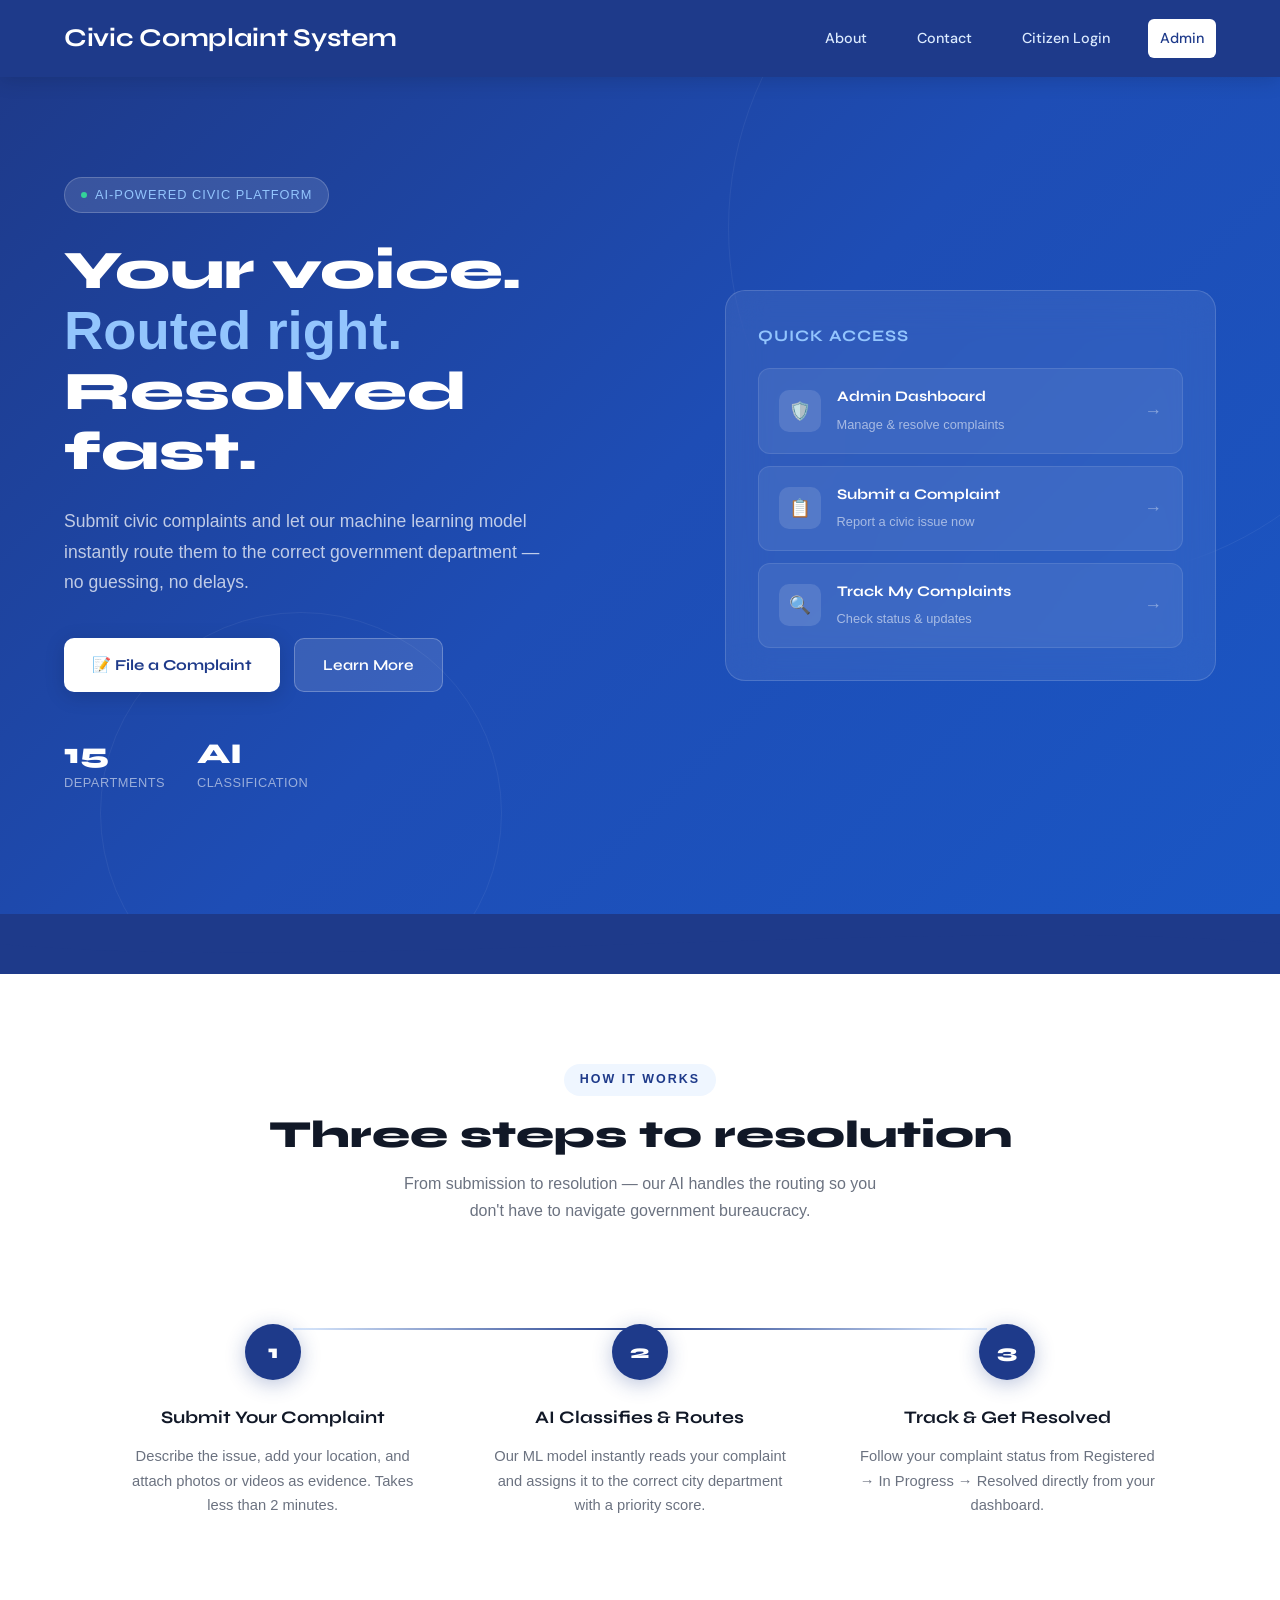
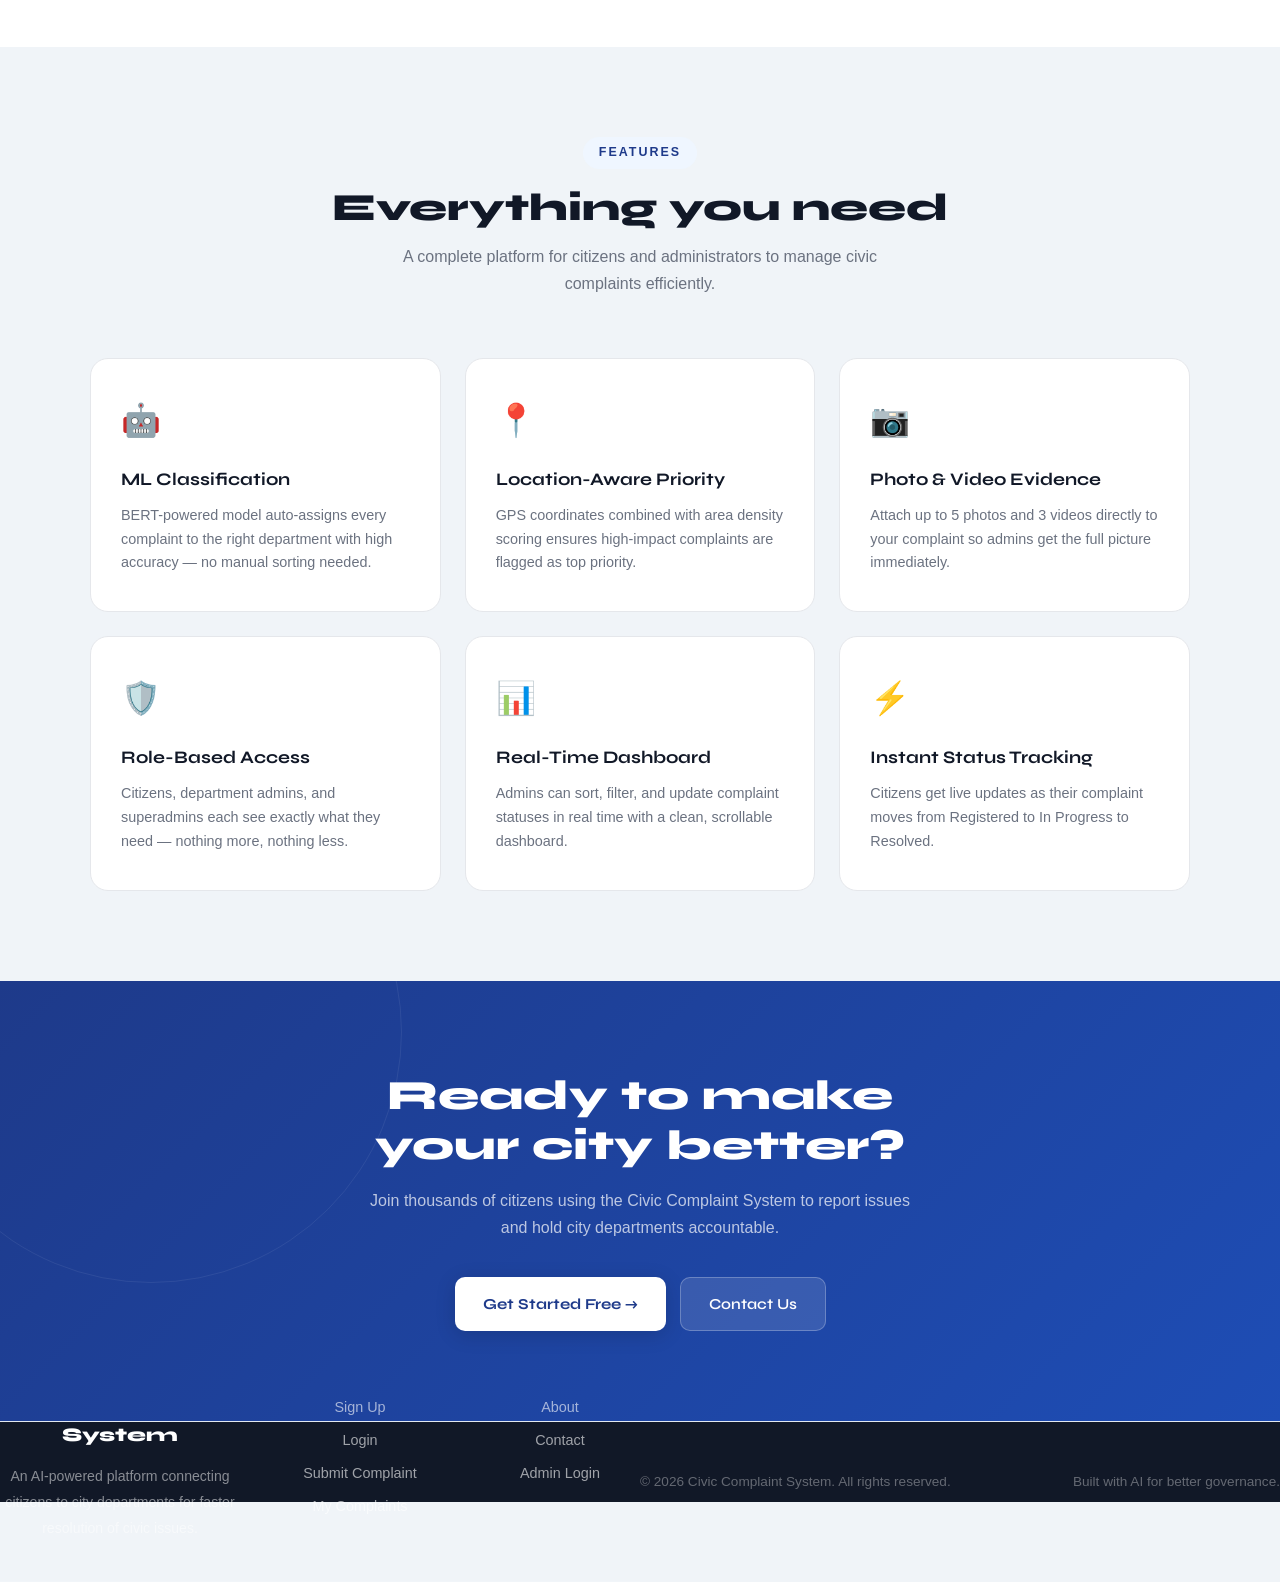
<file: frontend/index.html>
<!doctype html>
<html lang="en">
<head>
    <meta charset="utf-8" />
    <meta name="viewport" content="width=device-width,initial-scale=1" />
    <title>Civic Complaint System — Home</title>
    <link rel="stylesheet" href="styles.css" />
    <link href="https://fonts.googleapis.com/css2?family=Syne:wght@400;600;700;800&family=DM+Sans:ital,wght@0,300;0,400;0,500;1,300&display=swap" rel="stylesheet">
    <script src="app.js" defer></script>
    <script src="geo.js"></script>
    <style>
        * { box-sizing: border-box; margin: 0; padding: 0; }

        body {
            font-family: 'DM Sans', sans-serif;
            background: #F0F4F8;
            color: #111827;
            overflow-x: hidden;
        }

        /* ── HEADER ── */
        .site-header {
            background: #1E3A8A;
            padding: 18px 0;
            position: sticky;
            top: 0;
            z-index: 100;
            box-shadow: 0 2px 20px rgba(0,0,0,0.15);
        }

        .header-row {
            display: flex;
            justify-content: space-between;
            align-items: center;
            width: 90%;
            max-width: 1200px;
            margin: 0 auto;
        }

        .brand {
            font-family: 'Syne', sans-serif;
            font-size: 1.4rem;
            font-weight: 800;
            color: #fff;
            text-decoration: none;
            letter-spacing: -0.3px;
        }

        .nav { display: flex; align-items: center; gap: 6px; }

        .nav a {
            font-family: 'DM Sans', sans-serif;
            font-size: 0.9rem;
            font-weight: 500;
            color: rgba(255,255,255,0.8);
            text-decoration: none;
            padding: 8px 16px;
            border-radius: 8px;
            transition: all 0.2s;
        }

        .nav a:hover { background: rgba(255,255,255,0.12); color: #fff; }

        .nav .nav-cta {
            background: #fff;
            color: #1E3A8A !important;
            font-weight: 700;
            margin-left: 6px;
        }

        .nav .nav-cta:hover { background: #EFF6FF; color: #1E3A8A; }

        /* ── HERO ── */
        .hero-section {
            background: linear-gradient(135deg, #1E3A8A 0%, #1e4db5 50%, #1a56c4 100%);
            position: relative;
            overflow: hidden;
            padding: 100px 0 120px;
        }

        /* Geometric background shapes */
        .hero-section::before {
            content: '';
            position: absolute;
            width: 700px;
            height: 700px;
            border-radius: 50%;
            border: 1px solid rgba(255,255,255,0.06);
            top: -200px;
            right: -150px;
        }

        .hero-section::after {
            content: '';
            position: absolute;
            width: 400px;
            height: 400px;
            border-radius: 50%;
            border: 1px solid rgba(255,255,255,0.06);
            bottom: -100px;
            left: 100px;
        }

        .hero-grid {
            display: grid;
            grid-template-columns: 1.1fr 0.9fr;
            gap: 60px;
            align-items: center;
            width: 90%;
            max-width: 1200px;
            margin: 0 auto;
            position: relative;
            z-index: 1;
        }

        .hero-badge {
            display: inline-flex;
            align-items: center;
            gap: 8px;
            background: rgba(255,255,255,0.12);
            border: 1px solid rgba(255,255,255,0.2);
            color: #93C5FD;
            font-size: 0.8rem;
            font-weight: 500;
            letter-spacing: 1px;
            text-transform: uppercase;
            padding: 7px 16px;
            border-radius: 20px;
            margin-bottom: 28px;
            animation: fadeSlideDown 0.6s ease both;
        }

        .hero-badge-dot {
            width: 6px;
            height: 6px;
            border-radius: 50%;
            background: #34D399;
            animation: pulse 2s infinite;
        }

        @keyframes pulse {
            0%, 100% { opacity: 1; transform: scale(1); }
            50% { opacity: 0.5; transform: scale(1.4); }
        }

        .hero-left h1 {
            font-family: 'Syne', sans-serif;
            font-size: 3.4rem;
            font-weight: 800;
            color: #fff;
            line-height: 1.1;
            margin-bottom: 24px;
            animation: fadeSlideDown 0.6s ease 0.1s both;
        }

        .hero-left h1 .accent { color: #93C5FD; }

        .hero-left p {
            font-size: 1.1rem;
            color: rgba(255,255,255,0.72);
            line-height: 1.75;
            max-width: 480px;
            margin-bottom: 40px;
            animation: fadeSlideDown 0.6s ease 0.2s both;
        }

        .hero-actions {
            display: flex;
            gap: 14px;
            flex-wrap: wrap;
            animation: fadeSlideDown 0.6s ease 0.3s both;
        }

        .btn-hero-primary {
            background: #fff;
            color: #1E3A8A;
            font-family: 'Syne', sans-serif;
            font-weight: 700;
            font-size: 0.95rem;
            padding: 14px 28px;
            border-radius: 10px;
            text-decoration: none;
            transition: all 0.25s;
            display: inline-flex;
            align-items: center;
            gap: 8px;
            box-shadow: 0 4px 20px rgba(0,0,0,0.15);
        }

        .btn-hero-primary:hover {
            transform: translateY(-2px);
            box-shadow: 0 8px 30px rgba(0,0,0,0.2);
            color: #1E3A8A;
        }

        .btn-hero-secondary {
            background: rgba(255,255,255,0.12);
            color: #fff;
            font-family: 'Syne', sans-serif;
            font-weight: 600;
            font-size: 0.95rem;
            padding: 14px 28px;
            border-radius: 10px;
            border: 1px solid rgba(255,255,255,0.25);
            text-decoration: none;
            transition: all 0.25s;
        }

        .btn-hero-secondary:hover {
            background: rgba(255,255,255,0.2);
            color: #fff;
            transform: translateY(-2px);
        }

        /* ── Hero Stats ── */
        .hero-stats {
            display: flex;
            gap: 32px;
            margin-top: 48px;
            animation: fadeSlideDown 0.6s ease 0.4s both;
        }

        .stat-item { }

        .stat-num {
            font-family: 'Syne', sans-serif;
            font-size: 1.8rem;
            font-weight: 800;
            color: #fff;
            line-height: 1;
        }

        .stat-label {
            font-size: 0.8rem;
            color: rgba(255,255,255,0.55);
            margin-top: 4px;
            text-transform: uppercase;
            letter-spacing: 0.5px;
        }

        /* ── Hero Right Card ── */
        .hero-card {
            background: rgba(255,255,255,0.08);
            backdrop-filter: blur(20px);
            border: 1px solid rgba(255,255,255,0.15);
            border-radius: 20px;
            padding: 32px;
            animation: fadeSlideUp 0.7s ease 0.3s both;
        }

        .hero-card h3 {
            font-family: 'Syne', sans-serif;
            font-size: 1rem;
            font-weight: 700;
            color: #93C5FD;
            text-transform: uppercase;
            letter-spacing: 1px;
            margin-bottom: 20px;
        }

        .action-card {
            display: flex;
            align-items: center;
            gap: 16px;
            background: rgba(255,255,255,0.07);
            border: 1px solid rgba(255,255,255,0.1);
            border-radius: 12px;
            padding: 16px 20px;
            margin-bottom: 12px;
            text-decoration: none;
            transition: all 0.2s;
            cursor: pointer;
        }

        .action-card:last-child { margin-bottom: 0; }

        .action-card:hover {
            background: rgba(255,255,255,0.14);
            transform: translateX(4px);
            border-color: rgba(255,255,255,0.2);
        }

        .action-icon {
            width: 42px;
            height: 42px;
            border-radius: 10px;
            background: rgba(255,255,255,0.12);
            display: flex;
            align-items: center;
            justify-content: center;
            font-size: 1.1em;
            flex-shrink: 0;
        }

        .action-text strong {
            display: block;
            font-family: 'Syne', sans-serif;
            font-size: 0.92rem;
            font-weight: 700;
            color: #fff;
            margin-bottom: 2px;
        }

        .action-text span {
            font-size: 0.8rem;
            color: rgba(255,255,255,0.55);
        }

        .action-arrow {
            margin-left: auto;
            color: rgba(255,255,255,0.4);
            font-size: 1.1em;
            transition: transform 0.2s;
        }

        .action-card:hover .action-arrow { transform: translateX(4px); color: rgba(255,255,255,0.8); }

        /* ── WAVE DIVIDER ── */
        .wave-divider {
            display: block;
            background: #1E3A8A;
            line-height: 0;
        }

        .wave-divider svg { display: block; }

        /* ── HOW IT WORKS ── */
        .how-section {
            background: #fff;
            padding: 90px 0;
        }

        .section-header {
            text-align: center;
            margin-bottom: 60px;
        }

        .section-tag {
            display: inline-block;
            background: #EFF6FF;
            color: #1E3A8A;
            font-size: 0.78rem;
            font-weight: 700;
            letter-spacing: 2px;
            text-transform: uppercase;
            padding: 6px 16px;
            border-radius: 20px;
            margin-bottom: 16px;
        }

        .section-header h2 {
            font-family: 'Syne', sans-serif;
            font-size: 2.4rem;
            font-weight: 800;
            color: #111827;
            line-height: 1.2;
        }

        .section-header p {
            color: #6B7280;
            font-size: 1rem;
            margin-top: 12px;
            max-width: 500px;
            margin-left: auto;
            margin-right: auto;
            line-height: 1.7;
        }

        .steps-grid {
            display: grid;
            grid-template-columns: repeat(3, 1fr);
            gap: 2px;
            width: 90%;
            max-width: 1100px;
            margin: 0 auto;
            position: relative;
        }

        /* Connector line */
        .steps-grid::before {
            content: '';
            position: absolute;
            top: 44px;
            left: calc(16.66% + 20px);
            right: calc(16.66% + 20px);
            height: 2px;
            background: linear-gradient(90deg, #DBEAFE, #1E3A8A, #DBEAFE);
            z-index: 0;
        }

        .step-card {
            text-align: center;
            padding: 40px 30px;
            position: relative;
            z-index: 1;
            animation: fadeSlideUp 0.5s ease both;
        }

        .step-card:nth-child(1) { animation-delay: 0.1s; }
        .step-card:nth-child(2) { animation-delay: 0.2s; }
        .step-card:nth-child(3) { animation-delay: 0.3s; }

        .step-num {
            width: 56px;
            height: 56px;
            border-radius: 50%;
            background: #1E3A8A;
            color: #fff;
            font-family: 'Syne', sans-serif;
            font-size: 1.2rem;
            font-weight: 800;
            display: flex;
            align-items: center;
            justify-content: center;
            margin: 0 auto 24px;
            box-shadow: 0 4px 20px rgba(30,58,138,0.3);
            position: relative;
        }

        .step-card h3 {
            font-family: 'Syne', sans-serif;
            font-size: 1.1rem;
            font-weight: 700;
            color: #111827;
            margin-bottom: 12px;
        }

        .step-card p {
            color: #6B7280;
            font-size: 0.92rem;
            line-height: 1.65;
        }

        /* ── FEATURES ── */
        .features-section {
            background: #F0F4F8;
            padding: 90px 0;
        }

        .features-grid {
            display: grid;
            grid-template-columns: repeat(3, 1fr);
            gap: 24px;
            width: 90%;
            max-width: 1100px;
            margin: 0 auto;
        }

        .feature-card {
            background: #fff;
            border-radius: 18px;
            padding: 36px 30px;
            border: 1px solid #E5E7EB;
            transition: all 0.3s;
            position: relative;
            overflow: hidden;
        }

        .feature-card::before {
            content: '';
            position: absolute;
            top: 0;
            left: 0;
            right: 0;
            height: 3px;
            background: linear-gradient(90deg, #1E3A8A, #3B82F6);
            opacity: 0;
            transition: opacity 0.3s;
        }

        .feature-card:hover {
            transform: translateY(-6px);
            box-shadow: 0 20px 50px rgba(0,0,0,0.08);
            border-color: #BFDBFE;
        }

        .feature-card:hover::before { opacity: 1; }

        .feature-emoji {
            font-size: 2rem;
            margin-bottom: 20px;
            display: block;
        }

        .feature-card h3 {
            font-family: 'Syne', sans-serif;
            font-size: 1.1rem;
            font-weight: 700;
            color: #111827;
            margin-bottom: 10px;
        }

        .feature-card p {
            color: #6B7280;
            font-size: 0.9rem;
            line-height: 1.65;
        }

        /* ── CTA SECTION ── */
        .cta-section {
            background: linear-gradient(135deg, #1E3A8A, #1e4db5);
            padding: 90px 0;
            text-align: center;
            position: relative;
            overflow: hidden;
        }

        .cta-section::before {
            content: '';
            position: absolute;
            width: 500px;
            height: 500px;
            border-radius: 50%;
            border: 1px solid rgba(255,255,255,0.07);
            top: -200px;
            left: -100px;
        }

        .cta-inner {
            position: relative;
            z-index: 1;
            max-width: 600px;
            margin: 0 auto;
            padding: 0 20px;
        }

        .cta-section h2 {
            font-family: 'Syne', sans-serif;
            font-size: 2.6rem;
            font-weight: 800;
            color: #fff;
            line-height: 1.2;
            margin-bottom: 16px;
        }

        .cta-section p {
            color: rgba(255,255,255,0.7);
            font-size: 1rem;
            line-height: 1.7;
            margin-bottom: 36px;
        }

        .cta-buttons {
            display: flex;
            gap: 14px;
            justify-content: center;
            flex-wrap: wrap;
        }

        /* ── FOOTER ── */
        .site-footer {
            background: #111827;
            padding: 48px 0 32px;
        }

        .footer-inner {
            width: 90%;
            max-width: 1200px;
            margin: 0 auto;
            display: grid;
            grid-template-columns: 1.5fr 1fr 1fr;
            gap: 40px;
            padding-bottom: 40px;
            border-bottom: 1px solid rgba(255,255,255,0.08);
        }

        .footer-brand p {
            font-family: 'Syne', sans-serif;
            font-size: 1.2rem;
            font-weight: 800;
            color: #fff;
            margin-bottom: 12px;
        }

        .footer-brand span {
            color: rgba(255,255,255,0.5);
            font-size: 0.88rem;
            line-height: 1.7;
        }

        .footer-col h4 {
            font-family: 'Syne', sans-serif;
            font-size: 0.82rem;
            font-weight: 700;
            color: rgba(255,255,255,0.4);
            text-transform: uppercase;
            letter-spacing: 1px;
            margin-bottom: 16px;
        }

        .footer-col a {
            display: block;
            color: rgba(255,255,255,0.6);
            font-size: 0.9rem;
            text-decoration: none;
            margin-bottom: 10px;
            transition: color 0.2s;
        }

        .footer-col a:hover { color: #fff; }

        .footer-bottom {
            width: 90%;
            max-width: 1200px;
            margin: 24px auto 0;
            display: flex;
            justify-content: space-between;
            align-items: center;
        }

        .footer-bottom p {
            color: rgba(255,255,255,0.35);
            font-size: 0.85rem;
        }

        /* ── ANIMATIONS ── */
        @keyframes fadeSlideDown {
            from { opacity: 0; transform: translateY(-20px); }
            to   { opacity: 1; transform: translateY(0); }
        }

        @keyframes fadeSlideUp {
            from { opacity: 0; transform: translateY(24px); }
            to   { opacity: 1; transform: translateY(0); }
        }

        /* ── RESPONSIVE ── */
        @media (max-width: 900px) {
            .hero-grid { grid-template-columns: 1fr; }
            .hero-card { display: none; }
            .hero-left h1 { font-size: 2.4rem; }
            .steps-grid { grid-template-columns: 1fr; }
            .steps-grid::before { display: none; }
            .features-grid { grid-template-columns: 1fr; }
            .footer-inner { grid-template-columns: 1fr; gap: 24px; }
            .footer-bottom { flex-direction: column; gap: 8px; text-align: center; }
        }

        @media (max-width: 600px) {
            .hero-section { padding: 60px 0 80px; }
            .hero-left h1 { font-size: 2rem; }
            .hero-stats { gap: 20px; }
            .cta-section h2 { font-size: 1.9rem; }
        }
    </style>
</head>
<body>

    <!-- ── HEADER ── -->
    <header class="site-header">
        <div class="header-row">
            <a href="index.html" class="brand">Civic Complaint System</a>
            <nav class="nav">
                <a href="about.html">About</a>
                <a href="contact.html">Contact</a>
                <a href="citizen-login.html">Citizen Login</a>
                <a href="admin-login.html" class="nav-cta">Admin</a>
            </nav>
        </div>
    </header>

    <!-- ── HERO ── -->
    <section class="hero-section">
        <div class="hero-grid">
            <div class="hero-left">
                <div class="hero-badge">
                    <span class="hero-badge-dot"></span>
                    AI-Powered Civic Platform
                </div>
                <h1>Your voice.<br><span class="accent">Routed right.</span><br>Resolved fast.</h1>
                <p>Submit civic complaints and let our machine learning model instantly route them to the correct government department — no guessing, no delays.</p>
                <div class="hero-actions">
                    <a href="citizen-signup.html" class="btn-hero-primary">📝 File a Complaint</a>
                    <a href="about.html" class="btn-hero-secondary">Learn More</a>
                </div>
                <div class="hero-stats">
                    <div class="stat-item">
                        <div class="stat-num">15</div>
                        <div class="stat-label">Departments</div>
                    </div>
                    <div class="stat-item">
                        <div class="stat-num">AI</div>
                        <div class="stat-label">Classification</div>
                    </div>
        
                </div>
            </div>

            <div class="hero-right">
                <div class="hero-card">
                    <h3>Quick Access</h3>
                    <a href="admin-login.html" class="action-card">
                        <div class="action-icon">🛡️</div>
                        <div class="action-text">
                            <strong>Admin Dashboard</strong>
                            <span>Manage & resolve complaints</span>
                        </div>
                        <span class="action-arrow">→</span>
                    </a>
                    <a href="citizen-signup.html" class="action-card">
                        <div class="action-icon">📋</div>
                        <div class="action-text">
                            <strong>Submit a Complaint</strong>
                            <span>Report a civic issue now</span>
                        </div>
                        <span class="action-arrow">→</span>
                    </a>
                    <a href="citizen-login.html" class="action-card">
                        <div class="action-icon">🔍</div>
                        <div class="action-text">
                            <strong>Track My Complaints</strong>
                            <span>Check status & updates</span>
                        </div>
                        <span class="action-arrow">→</span>
                    </a>
                </div>
            </div>
        </div>
    </section>

    <!-- Wave Divider -->
    <div class="wave-divider">
        <svg viewBox="0 0 1440 60" xmlns="http://www.w3.org/2000/svg" preserveAspectRatio="none" width="100%" height="60">
            <path d="M0,30 C360,60 1080,0 1440,30 L1440,0 L0,0 Z" fill="#1E3A8A"/>
        </svg>
    </div>

    <!-- ── HOW IT WORKS ── -->
    <section class="how-section">
        <div class="section-header">
            <div class="section-tag">How It Works</div>
            <h2>Three steps to resolution</h2>
            <p>From submission to resolution — our AI handles the routing so you don't have to navigate government bureaucracy.</p>
        </div>
        <div class="steps-grid">
            <div class="step-card">
                <div class="step-num">1</div>
                <h3>Submit Your Complaint</h3>
                <p>Describe the issue, add your location, and attach photos or videos as evidence. Takes less than 2 minutes.</p>
            </div>
            <div class="step-card">
                <div class="step-num">2</div>
                <h3>AI Classifies & Routes</h3>
                <p>Our ML model instantly reads your complaint and assigns it to the correct city department with a priority score.</p>
            </div>
            <div class="step-card">
                <div class="step-num">3</div>
                <h3>Track & Get Resolved</h3>
                <p>Follow your complaint status from Registered → In Progress → Resolved directly from your dashboard.</p>
            </div>
        </div>
    </section>

    <!-- ── FEATURES ── -->
    <section class="features-section">
        <div class="section-header">
            <div class="section-tag">Features</div>
            <h2>Everything you need</h2>
            <p>A complete platform for citizens and administrators to manage civic complaints efficiently.</p>
        </div>
        <div class="features-grid">
            <div class="feature-card">
                <span class="feature-emoji">🤖</span>
                <h3>ML Classification</h3>
                <p>BERT-powered model auto-assigns every complaint to the right department with high accuracy — no manual sorting needed.</p>
            </div>
            <div class="feature-card">
                <span class="feature-emoji">📍</span>
                <h3>Location-Aware Priority</h3>
                <p>GPS coordinates combined with area density scoring ensures high-impact complaints are flagged as top priority.</p>
            </div>
            <div class="feature-card">
                <span class="feature-emoji">📷</span>
                <h3>Photo & Video Evidence</h3>
                <p>Attach up to 5 photos and 3 videos directly to your complaint so admins get the full picture immediately.</p>
            </div>
            <div class="feature-card">
                <span class="feature-emoji">🛡️</span>
                <h3>Role-Based Access</h3>
                <p>Citizens, department admins, and superadmins each see exactly what they need — nothing more, nothing less.</p>
            </div>
            <div class="feature-card">
                <span class="feature-emoji">📊</span>
                <h3>Real-Time Dashboard</h3>
                <p>Admins can sort, filter, and update complaint statuses in real time with a clean, scrollable dashboard.</p>
            </div>
            <div class="feature-card">
                <span class="feature-emoji">⚡</span>
                <h3>Instant Status Tracking</h3>
                <p>Citizens get live updates as their complaint moves from Registered to In Progress to Resolved.</p>
            </div>
        </div>
    </section>

    <!-- ── CTA ── -->
    <section class="cta-section">
        <div class="cta-inner">
            <h2>Ready to make your city better?</h2>
            <p>Join thousands of citizens using the Civic Complaint System to report issues and hold city departments accountable.</p>
            <div class="cta-buttons">
                <a href="citizen-signup.html" class="btn-hero-primary">Get Started Free →</a>
                <a href="contact.html" class="btn-hero-secondary">Contact Us</a>
            </div>
        </div>
    </section>

    <!-- ── FOOTER ── -->
    <footer class="site-footer">
        <div class="footer-inner">
            <div class="footer-brand">
                <p>Civic Complaint System</p>
                <span>An AI-powered platform connecting citizens to city departments for faster resolution of civic issues.</span>
            </div>
            <div class="footer-col">
                <h4>Citizens</h4>
                <a href="citizen-signup.html">Sign Up</a>
                <a href="citizen-login.html">Login</a>
                <a href="new-complaint.html">Submit Complaint</a>
                <a href="citizen-dashboard.html">My Complaints</a>
            </div>
            <div class="footer-col">
                <h4>Platform</h4>
                <a href="about.html">About</a>
                <a href="contact.html">Contact</a>
                <a href="admin-login.html">Admin Login</a>
            </div>
        </div>
        <div class="footer-bottom">
            <p>© 2026 Civic Complaint System. All rights reserved.</p>
            <p>Built with AI for better governance.</p>
        </div>
    </footer>

</body>
</html>
</file>
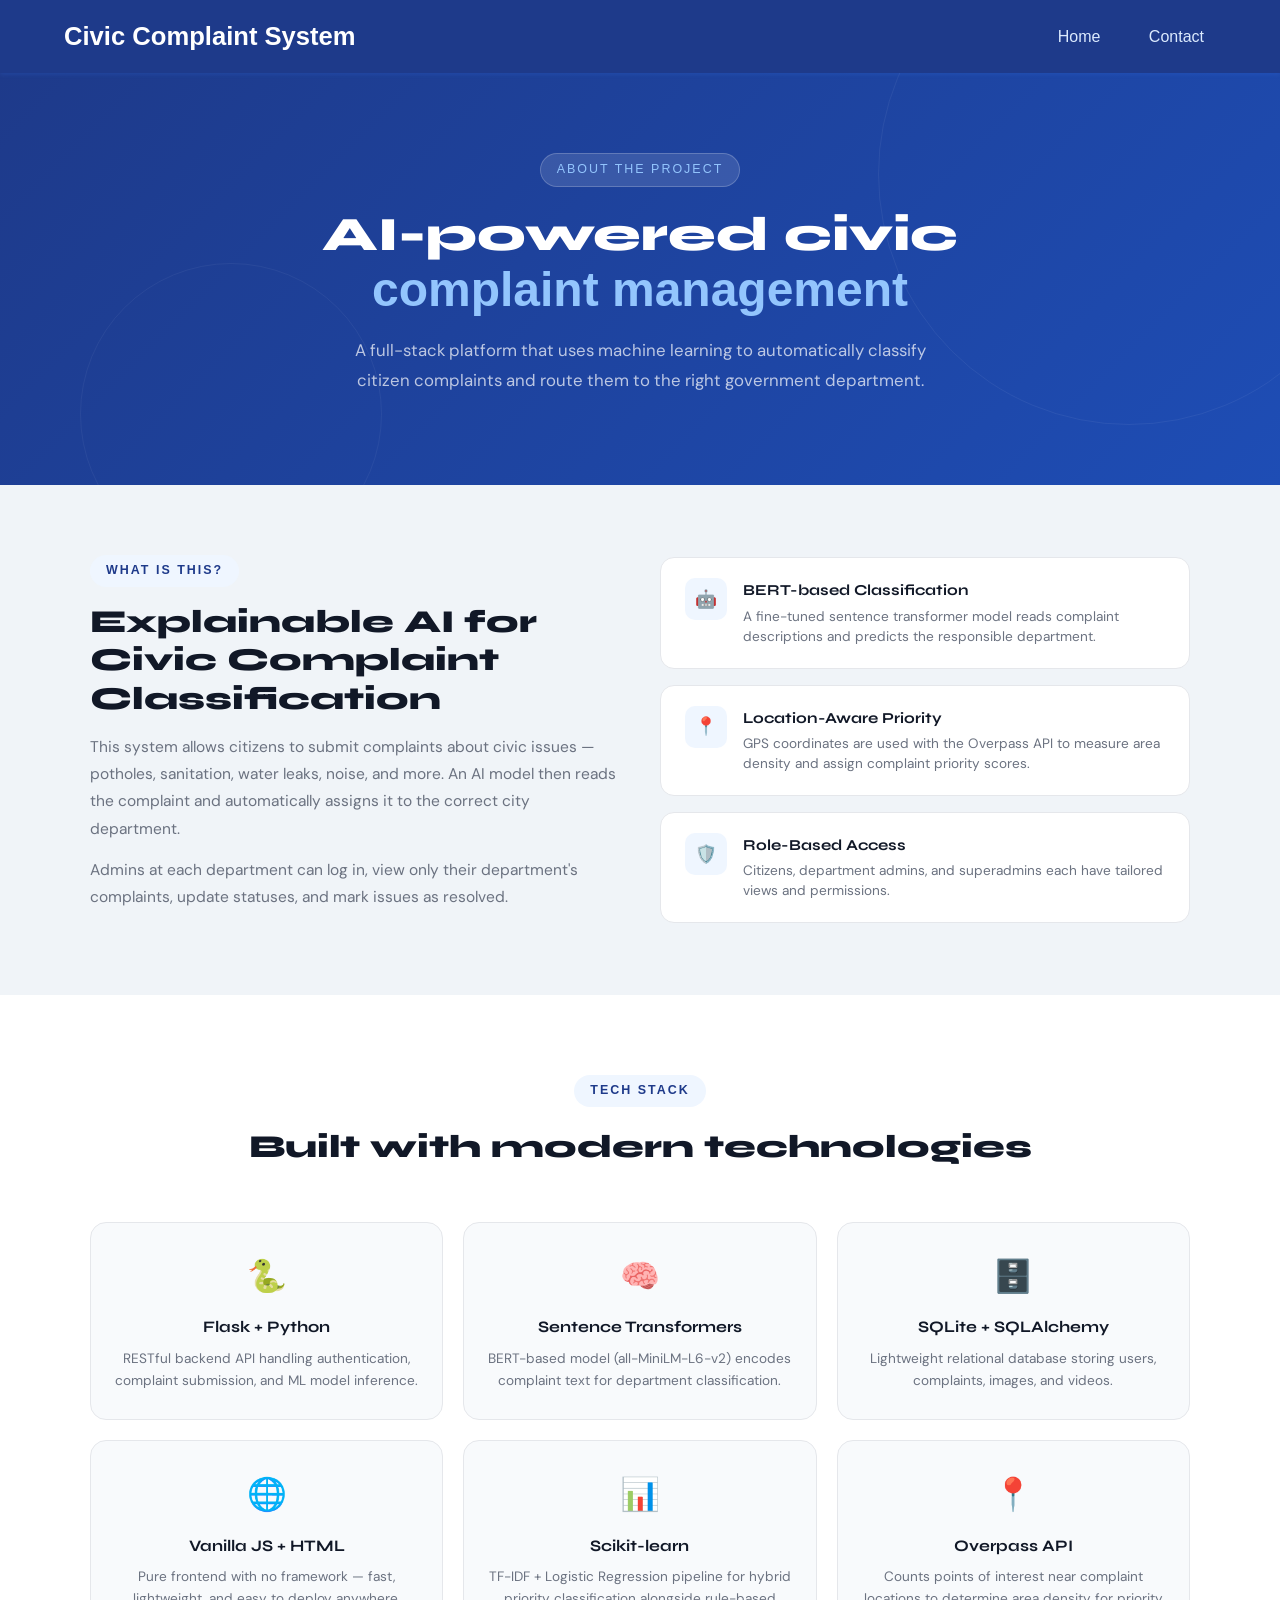
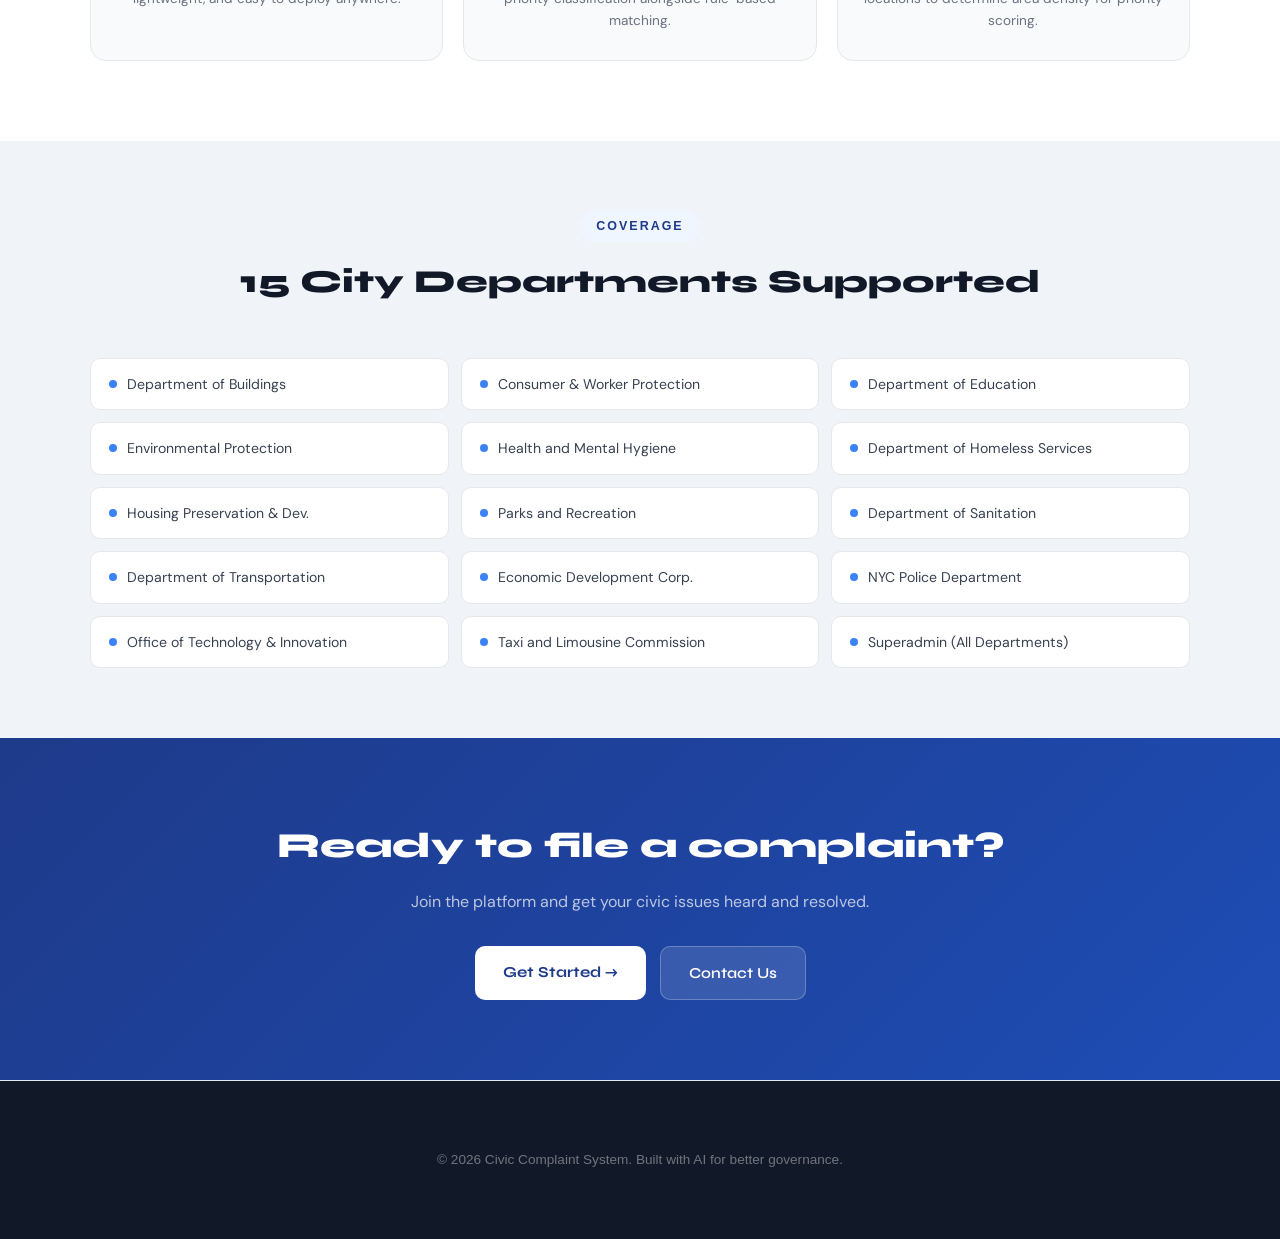
<file: frontend/about.html>
<!doctype html>
<html lang="en">
<head>
  <meta charset="utf-8" />
  <meta name="viewport" content="width=device-width,initial-scale=1" />
  <title>About — Civic Complaint System</title>
  <link rel="stylesheet" href="styles.css">
  <link href="https://fonts.googleapis.com/css2?family=Syne:wght@400;600;700;800&family=DM+Sans:wght@300;400;500&display=swap" rel="stylesheet">
  <script src="geo.js"></script>
  <script src="app.js" defer></script>
  <style>
    body { background: #F0F4F8; }

    /* ── HERO BANNER ── */
    .about-hero {
      background: linear-gradient(135deg, #1E3A8A 0%, #1e4db5 100%);
      padding: 80px 0 90px;
      position: relative;
      overflow: hidden;
    }

    .about-hero::before {
      content: '';
      position: absolute;
      width: 500px; height: 500px;
      border-radius: 50%;
      border: 1px solid rgba(255,255,255,0.06);
      top: -150px; right: -100px;
    }

    .about-hero::after {
      content: '';
      position: absolute;
      width: 300px; height: 300px;
      border-radius: 50%;
      border: 1px solid rgba(255,255,255,0.05);
      bottom: -80px; left: 80px;
    }

    .about-hero-inner {
      width: 90%; max-width: 1100px;
      margin: 0 auto;
      position: relative; z-index: 1;
      text-align: center;
    }

    .about-tag {
      display: inline-block;
      background: rgba(255,255,255,0.12);
      border: 1px solid rgba(255,255,255,0.2);
      color: #93C5FD;
      font-size: 0.78rem; font-weight: 500;
      letter-spacing: 2px; text-transform: uppercase;
      padding: 6px 16px; border-radius: 20px;
      margin-bottom: 20px;
    }

    .about-hero h1 {
      font-family: 'Syne', sans-serif;
      font-size: 3rem; font-weight: 800;
      color: #fff; line-height: 1.15;
      margin-bottom: 18px;
    }

    .about-hero h1 span { color: #93C5FD; }

    .about-hero p {
      font-family: 'DM Sans', sans-serif;
      color: rgba(255,255,255,0.7);
      font-size: 1.05rem; line-height: 1.75;
      max-width: 580px; margin: 0 auto;
    }

    /* ── WHAT IS IT ── */
    .about-what {
      width: 90%; max-width: 1100px;
      margin: 70px auto;
      display: grid;
      grid-template-columns: 1fr 1fr;
      gap: 40px; align-items: center;
    }

    .about-what-text .section-tag {
      display: inline-block;
      background: #EFF6FF; color: #1E3A8A;
      font-size: 0.78rem; font-weight: 700;
      letter-spacing: 2px; text-transform: uppercase;
      padding: 6px 16px; border-radius: 20px;
      margin-bottom: 16px;
    }

    .about-what-text h2 {
      font-family: 'Syne', sans-serif;
      font-size: 2rem; font-weight: 800;
      color: #111827; line-height: 1.2;
      margin-bottom: 16px;
    }

    .about-what-text p {
      font-family: 'DM Sans', sans-serif;
      color: #6B7280; font-size: 0.97rem;
      line-height: 1.75; margin-bottom: 14px;
    }

    .about-what-cards {
      display: flex; flex-direction: column; gap: 16px;
    }

    .mini-card {
      background: #fff;
      border: 1px solid #E5E7EB;
      border-radius: 14px;
      padding: 20px 24px;
      display: flex; align-items: flex-start; gap: 16px;
      transition: all 0.25s;
    }

    .mini-card:hover {
      transform: translateX(6px);
      border-color: #BFDBFE;
      box-shadow: 0 4px 16px rgba(30,58,138,0.08);
    }

    .mini-icon {
      width: 42px; height: 42px;
      border-radius: 10px;
      background: #EFF6FF;
      display: flex; align-items: center; justify-content: center;
      font-size: 1.1em; flex-shrink: 0;
    }

    .mini-card h4 {
      font-family: 'Syne', sans-serif;
      font-size: 0.95rem; font-weight: 700;
      color: #111827; margin-bottom: 4px;
    }

    .mini-card p {
      font-family: 'DM Sans', sans-serif;
      font-size: 0.85rem; color: #6B7280;
      line-height: 1.5; margin: 0;
    }

    /* ── TECH STACK ── */
    .tech-section {
      background: #fff;
      padding: 80px 0;
    }

    .tech-inner {
      width: 90%; max-width: 1100px;
      margin: 0 auto;
    }

    .section-header {
      text-align: center; margin-bottom: 50px;
    }

    .section-header .section-tag {
      display: inline-block;
      background: #EFF6FF; color: #1E3A8A;
      font-size: 0.78rem; font-weight: 700;
      letter-spacing: 2px; text-transform: uppercase;
      padding: 6px 16px; border-radius: 20px;
      margin-bottom: 14px;
    }

    .section-header h2 {
      font-family: 'Syne', sans-serif;
      font-size: 2rem; font-weight: 800;
      color: #111827;
    }

    .tech-grid {
      display: grid;
      grid-template-columns: repeat(3, 1fr);
      gap: 20px;
    }

    .tech-card {
      background: #F8FAFC;
      border: 1px solid #E5E7EB;
      border-radius: 16px;
      padding: 28px 24px;
      text-align: center;
      transition: all 0.25s;
      position: relative; overflow: hidden;
    }

    .tech-card::before {
      content: '';
      position: absolute;
      top: 0; left: 0; right: 0;
      height: 3px;
      background: linear-gradient(90deg, #1E3A8A, #3B82F6);
      opacity: 0; transition: opacity 0.25s;
    }

    .tech-card:hover {
      transform: translateY(-4px);
      box-shadow: 0 12px 32px rgba(0,0,0,0.07);
      border-color: #BFDBFE;
    }

    .tech-card:hover::before { opacity: 1; }

    .tech-emoji { font-size: 2rem; margin-bottom: 12px; display: block; }

    .tech-card h3 {
      font-family: 'Syne', sans-serif;
      font-size: 1rem; font-weight: 700;
      color: #111827; margin-bottom: 8px;
    }

    .tech-card p {
      font-family: 'DM Sans', sans-serif;
      font-size: 0.85rem; color: #6B7280;
      line-height: 1.6;
    }

    /* ── DEPARTMENTS ── */
    .dept-section {
      width: 90%; max-width: 1100px;
      margin: 70px auto;
    }

    .dept-grid {
      display: grid;
      grid-template-columns: repeat(3, 1fr);
      gap: 12px; margin-top: 40px;
    }

    .dept-pill {
      background: #fff;
      border: 1px solid #E5E7EB;
      border-radius: 10px;
      padding: 14px 18px;
      font-family: 'DM Sans', sans-serif;
      font-size: 0.88rem; color: #374151;
      display: flex; align-items: center; gap: 10px;
      transition: all 0.2s;
    }

    .dept-pill:hover {
      border-color: #93C5FD;
      background: #EFF6FF;
      color: #1E3A8A;
    }

    .dept-dot {
      width: 8px; height: 8px;
      border-radius: 50%;
      background: #3B82F6; flex-shrink: 0;
    }

    /* ── CTA ── */
    .about-cta {
      background: linear-gradient(135deg, #1E3A8A, #1e4db5);
      padding: 80px 0; text-align: center;
      margin-top: 0;
    }

    .about-cta h2 {
      font-family: 'Syne', sans-serif;
      font-size: 2.2rem; font-weight: 800;
      color: #fff; margin-bottom: 14px;
    }

    .about-cta p {
      font-family: 'DM Sans', sans-serif;
      color: rgba(255,255,255,0.7);
      font-size: 1rem; margin-bottom: 32px;
    }

    .cta-btns { display: flex; gap: 14px; justify-content: center; flex-wrap: wrap; }

    .btn-white {
      background: #fff; color: #1E3A8A;
      font-family: 'Syne', sans-serif;
      font-weight: 700; font-size: 0.95rem;
      padding: 14px 28px; border-radius: 10px;
      text-decoration: none; transition: all 0.2s;
    }

    .btn-white:hover { transform: translateY(-2px); box-shadow: 0 8px 24px rgba(0,0,0,0.15); color: #1E3A8A; }

    .btn-ghost {
      background: rgba(255,255,255,0.12);
      border: 1px solid rgba(255,255,255,0.25);
      color: #fff;
      font-family: 'Syne', sans-serif;
      font-weight: 600; font-size: 0.95rem;
      padding: 14px 28px; border-radius: 10px;
      text-decoration: none; transition: all 0.2s;
    }

    .btn-ghost:hover { background: rgba(255,255,255,0.2); color: #fff; transform: translateY(-2px); }

    /* ── FOOTER ── */
    .site-footer {
      background: #111827 !important;
      padding: 28px 0;
      height: auto !important;
    }

    .site-footer p { color: rgba(255,255,255,0.4); font-size: 0.85rem; text-align: center; }

    @media (max-width: 768px) {
      .about-what { grid-template-columns: 1fr; }
      .tech-grid { grid-template-columns: 1fr 1fr; }
      .dept-grid { grid-template-columns: 1fr 1fr; }
      .about-hero h1 { font-size: 2rem; }
    }

    @media (max-width: 500px) {
      .tech-grid, .dept-grid { grid-template-columns: 1fr; }
    }
  </style>
</head>
<body>

  <header class="site-header">
    <div class="container header-row">
      <a href="index.html" class="brand">Civic Complaint System</a>
      <nav class="nav">
        <a href="index.html">Home</a>
        <a href="contact.html">Contact</a>
      </nav>
    </div>
  </header>

  <!-- ── HERO ── -->
  <section class="about-hero">
    <div class="about-hero-inner">
      <div class="about-tag">About the Project</div>
      <h1>AI-powered civic<br><span>complaint management</span></h1>
      <p>A full-stack platform that uses machine learning to automatically classify citizen complaints and route them to the right government department.</p>
    </div>
  </section>

  <!-- ── WHAT IS IT ── -->
  <div class="about-what">
    <div class="about-what-text">
      <div class="section-tag">What is this?</div>
      <h2>Explainable AI for Civic Complaint Classification</h2>
      <p>This system allows citizens to submit complaints about civic issues — potholes, sanitation, water leaks, noise, and more. An AI model then reads the complaint and automatically assigns it to the correct city department.</p>
      <p>Admins at each department can log in, view only their department's complaints, update statuses, and mark issues as resolved.</p>
    </div>
    <div class="about-what-cards">
      <div class="mini-card">
        <div class="mini-icon">🤖</div>
        <div>
          <h4>BERT-based Classification</h4>
          <p>A fine-tuned sentence transformer model reads complaint descriptions and predicts the responsible department.</p>
        </div>
      </div>
      <div class="mini-card">
        <div class="mini-icon">📍</div>
        <div>
          <h4>Location-Aware Priority</h4>
          <p>GPS coordinates are used with the Overpass API to measure area density and assign complaint priority scores.</p>
        </div>
      </div>
      <div class="mini-card">
        <div class="mini-icon">🛡️</div>
        <div>
          <h4>Role-Based Access</h4>
          <p>Citizens, department admins, and superadmins each have tailored views and permissions.</p>
        </div>
      </div>
    </div>
  </div>

  <!-- ── TECH STACK ── -->
  <section class="tech-section">
    <div class="tech-inner">
      <div class="section-header">
        <div class="section-tag">Tech Stack</div>
        <h2>Built with modern technologies</h2>
      </div>
      <div class="tech-grid">
        <div class="tech-card">
          <span class="tech-emoji">🐍</span>
          <h3>Flask + Python</h3>
          <p>RESTful backend API handling authentication, complaint submission, and ML model inference.</p>
        </div>
        <div class="tech-card">
          <span class="tech-emoji">🧠</span>
          <h3>Sentence Transformers</h3>
          <p>BERT-based model (all-MiniLM-L6-v2) encodes complaint text for department classification.</p>
        </div>
        <div class="tech-card">
          <span class="tech-emoji">🗄️</span>
          <h3>SQLite + SQLAlchemy</h3>
          <p>Lightweight relational database storing users, complaints, images, and videos.</p>
        </div>
        <div class="tech-card">
          <span class="tech-emoji">🌐</span>
          <h3>Vanilla JS + HTML</h3>
          <p>Pure frontend with no framework — fast, lightweight, and easy to deploy anywhere.</p>
        </div>
        <div class="tech-card">
          <span class="tech-emoji">📊</span>
          <h3>Scikit-learn</h3>
          <p>TF-IDF + Logistic Regression pipeline for hybrid priority classification alongside rule-based matching.</p>
        </div>
        <div class="tech-card">
          <span class="tech-emoji">📍</span>
          <h3>Overpass API</h3>
          <p>Counts points of interest near complaint locations to determine area density for priority scoring.</p>
        </div>
      </div>
    </div>
  </section>

  <!-- ── DEPARTMENTS ── -->
  <section class="dept-section">
    <div class="section-header">
      <div class="section-tag">Coverage</div>
      <h2>15 City Departments Supported</h2>
    </div>
    <div class="dept-grid">
      <div class="dept-pill"><span class="dept-dot"></span>Department of Buildings</div>
      <div class="dept-pill"><span class="dept-dot"></span>Consumer & Worker Protection</div>
      <div class="dept-pill"><span class="dept-dot"></span>Department of Education</div>
      <div class="dept-pill"><span class="dept-dot"></span>Environmental Protection</div>
      <div class="dept-pill"><span class="dept-dot"></span>Health and Mental Hygiene</div>
      <div class="dept-pill"><span class="dept-dot"></span>Department of Homeless Services</div>
      <div class="dept-pill"><span class="dept-dot"></span>Housing Preservation & Dev.</div>
      <div class="dept-pill"><span class="dept-dot"></span>Parks and Recreation</div>
      <div class="dept-pill"><span class="dept-dot"></span>Department of Sanitation</div>
      <div class="dept-pill"><span class="dept-dot"></span>Department of Transportation</div>
      <div class="dept-pill"><span class="dept-dot"></span>Economic Development Corp.</div>
      <div class="dept-pill"><span class="dept-dot"></span>NYC Police Department</div>
      <div class="dept-pill"><span class="dept-dot"></span>Office of Technology & Innovation</div>
      <div class="dept-pill"><span class="dept-dot"></span>Taxi and Limousine Commission</div>
      <div class="dept-pill"><span class="dept-dot"></span>Superadmin (All Departments)</div>
    </div>
  </section>

  <!-- ── CTA ── -->
  <section class="about-cta">
    <h2>Ready to file a complaint?</h2>
    <p>Join the platform and get your civic issues heard and resolved.</p>
    <div class="cta-btns">
      <a href="citizen-signup.html" class="btn-white">Get Started →</a>
      <a href="contact.html" class="btn-ghost">Contact Us</a>
    </div>
  </section>

  <footer class="site-footer">
    <div class="container">
      <p>© 2026 Civic Complaint System. Built with AI for better governance.</p>
    </div>
  </footer>

</body>
</html>
</file>
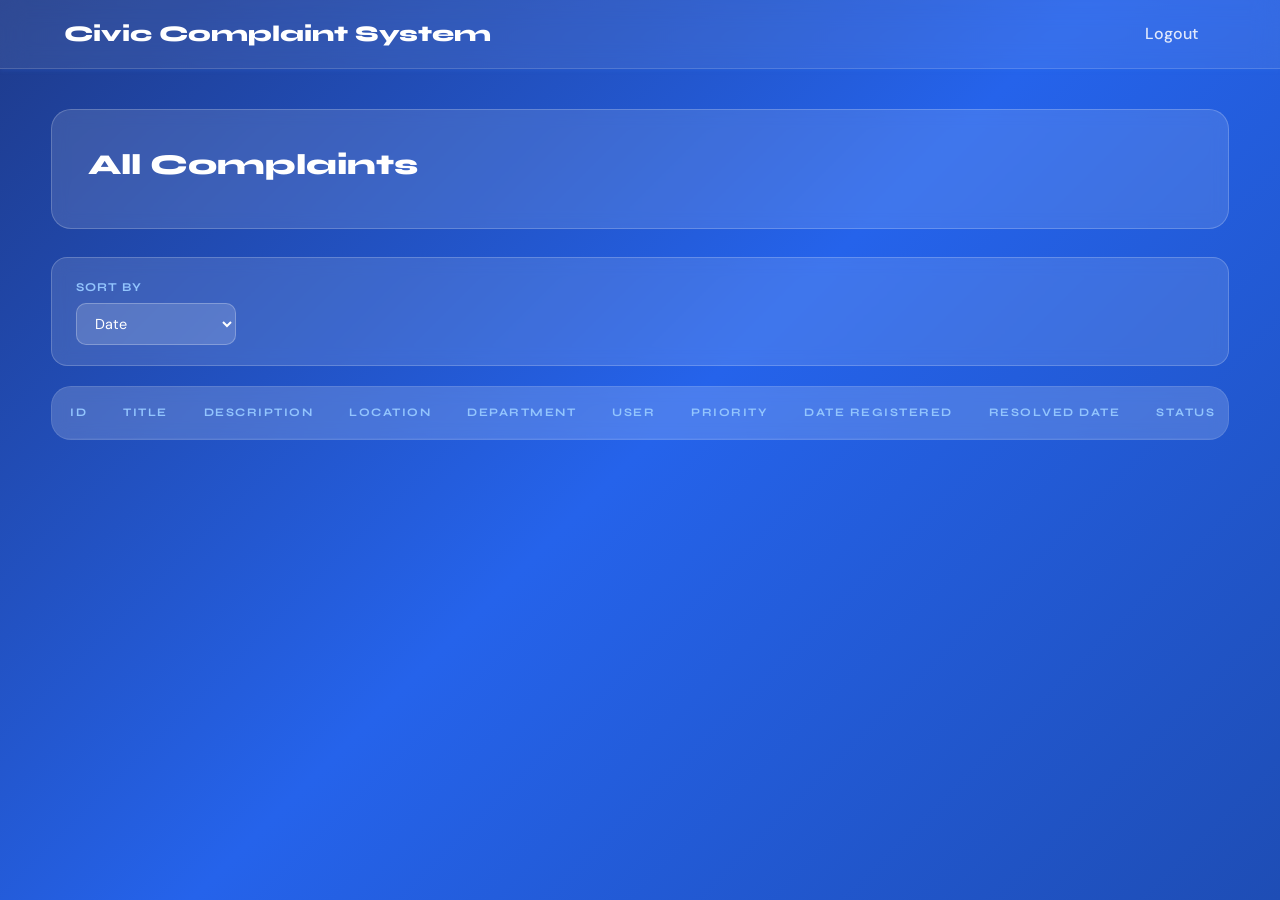
<file: frontend/admin-dashboard.html>
<!doctype html>
<html lang="en">
<head>
  <meta charset="utf-8" />
  <meta name="viewport" content="width=device-width,initial-scale=1" />
  <title>Admin Dashboard</title>
  <link rel="stylesheet" href="styles.css" />
  <link href="https://fonts.googleapis.com/css2?family=Syne:wght@400;600;700;800&family=DM+Sans:wght@300;400;500&display=swap" rel="stylesheet">
  <script src="geo.js"></script>
  <script src="app.js" defer></script>
  <style>
    body {
      background: linear-gradient(135deg, #1E3A8A 0%, #2563EB 50%, #1e4db5 100%);
      min-height: 100vh;
      font-family: 'DM Sans', sans-serif;
    }

    .site-header {
      background: rgba(255,255,255,0.08);
      backdrop-filter: blur(12px);
      border-bottom: 1px solid rgba(255,255,255,0.15);
      padding: 16px 0;
      position: sticky;
      top: 0;
      z-index: 1000;
    }

    .site-header .brand {
      font-family: 'Syne', sans-serif;
      font-weight: 800;
      font-size: 1.4rem;
      color: #fff;
    }

    .site-header .nav a {
      color: rgba(255,255,255,0.85);
      font-family: 'DM Sans', sans-serif;
      font-weight: 500;
      padding: 8px 18px;
      border-radius: 8px;
      transition: all 0.2s;
    }

    .site-header .nav a:hover {
      background: rgba(255,255,255,0.18);
      color: #fff;
    }

    /* ── Page Wrapper ── */
    .page-wrapper {
      width: 92%;
      max-width: 1400px;
      margin: 0 auto;
      padding: 40px 0 60px;
    }

    /* ── Welcome Banner ── */
    .welcome-banner {
      background: rgba(255,255,255,0.12);
      border: 1px solid rgba(255,255,255,0.2);
      border-radius: 20px;
      padding: 32px 36px;
      margin-bottom: 28px;
      backdrop-filter: blur(8px);
    }

    .welcome-banner h2 {
      font-family: 'Syne', sans-serif;
      font-size: 1.8rem;
      font-weight: 800;
      color: #fff;
      margin: 0 0 8px;
    }

    #welcomeAdmin {
      color: rgba(255,255,255,0.7);
      font-size: 0.95rem;
      margin: 0;
    }

    /* ── Controls Card ── */
    .controls-card {
      background: rgba(255,255,255,0.12);
      border: 1px solid rgba(255,255,255,0.2);
      border-radius: 16px;
      padding: 20px 24px;
      margin-bottom: 20px;
      backdrop-filter: blur(8px);
      display: flex;
      gap: 16px;
      flex-wrap: wrap;
      align-items: flex-end;
    }

    .ctrl-group {
      display: flex;
      flex-direction: column;
      gap: 6px;
      min-width: 160px;
    }

    .ctrl-group label {
      font-family: 'Syne', sans-serif;
      font-size: 0.75rem;
      font-weight: 700;
      color: #93C5FD;
      letter-spacing: 1px;
      text-transform: uppercase;
    }

    .ctrl-group select {
      background: rgba(255,255,255,0.15);
      border: 1px solid rgba(255,255,255,0.25);
      border-radius: 10px;
      color: #fff;
      font-family: 'DM Sans', sans-serif;
      font-size: 0.9rem;
      padding: 10px 14px;
      outline: none;
      transition: all 0.2s;
      cursor: pointer;
    }

    .ctrl-group select:focus {
      border-color: rgba(255,255,255,0.5);
      background: rgba(255,255,255,0.2);
    }

    .ctrl-group select option {
      background: #1E3A8A;
      color: #fff;
    }

    /* ── Table Card ── */
    .table-card {
      background: rgba(255,255,255,0.1);
      border: 1px solid rgba(255,255,255,0.18);
      border-radius: 20px;
      overflow: hidden;
      backdrop-filter: blur(8px);
    }

    .table-scroll {
      overflow-x: auto;
      -webkit-overflow-scrolling: touch;
    }

    table {
      width: 100%;
      min-width: 1200px;
      border-collapse: collapse;
      background: transparent;
      box-shadow: none;
      border-radius: 0;
    }

    table th {
      background: rgba(255,255,255,0.08);
      color: #93C5FD;
      font-family: 'Syne', sans-serif;
      font-size: 0.72rem;
      font-weight: 700;
      letter-spacing: 1.5px;
      text-transform: uppercase;
      padding: 16px 18px;
      border-bottom: 1px solid rgba(255,255,255,0.12);
      white-space: nowrap;
    }

    table td {
      padding: 15px 18px;
      color: rgba(255,255,255,0.85);
      font-family: 'DM Sans', sans-serif;
      font-size: 0.88rem;
      border-bottom: 1px solid rgba(255,255,255,0.07);
      vertical-align: middle;
    }

    table tr:last-child td { border-bottom: none; }

    table tr { transition: background 0.2s; }

    table tr:hover td { background: rgba(255,255,255,0.06); color: #1E3A8A; }

    /* ── Status Badges ── */
    .status {
      display: inline-block;
      padding: 5px 13px;
      border-radius: 20px;
      font-size: 0.72rem;
      font-weight: 700;
      font-family: 'Syne', sans-serif;
      letter-spacing: 0.5px;
      text-transform: uppercase;
    }

    .status-registered  { background: rgba(245,158,11,0.25); color: #FCD34D; border: 1px solid rgba(245,158,11,0.4); }
    .status-in-progress { background: rgba(59,130,246,0.25);  color: #93C5FD; border: 1px solid rgba(59,130,246,0.4); }
    .status-resolved    { background: rgba(16,185,129,0.25);  color: #6EE7B7; border: 1px solid rgba(16,185,129,0.4); }

    /* ── Status Dropdown in table ── */
    table select {
      background: rgba(255,255,255,0.15);
      border: 1px solid rgba(255,255,255,0.25);
      border-radius: 8px;
      color: #fff;
      font-family: 'DM Sans', sans-serif;
      font-size: 0.83rem;
      padding: 7px 12px;
      outline: none;
      cursor: pointer;
      transition: all 0.2s;
    }

    table select:focus {
      border-color: rgba(255,255,255,0.5);
      background: rgba(255,255,255,0.22);
      color: #1E3A8A;
    }

    table select option {
      background: #1E3A8A;
      color: #fff;
    }

    /* ── Delete Button ── */
    table button:not(.btn-imgs) {
      background: rgba(239,68,68,0.2);
      border: 1px solid rgba(239,68,68,0.4);
      color: #FCA5A5;
      font-family: 'DM Sans', sans-serif;
      font-size: 0.8rem;
      font-weight: 600;
      padding: 7px 14px;
      border-radius: 8px;
      cursor: pointer;
      transition: all 0.2s;
    }

    table button:not(.btn-imgs):hover {
      background: #EF4444;
      color: #fff;
    }

    /* ── Photo / Video Buttons ── */
    .btn-imgs {
      background: rgba(147,197,253,0.2);
      border: 1px solid rgba(147,197,253,0.35);
      color: #BFDBFE;
      border-radius: 8px;
      padding: 7px 13px;
      font-family: 'DM Sans', sans-serif;
      font-size: 0.8rem;
      font-weight: 500;
      cursor: pointer;
      white-space: nowrap;
      transition: all 0.2s;
    }

    .btn-imgs:hover {
      background: rgba(147,197,253,0.35);
      color: #1E3A8A;
    }

    /* ── Priority Badges ── */
    .priority-1 { color: #FCA5A5; font-weight: 700; }
    .priority-2 { color: #FCD34D; font-weight: 700; }
    .priority-3 { color: #6EE7B7; font-weight: 700; }

    @media (max-width: 768px) {
      .controls-card { flex-direction: column; }
    }
  </style>
</head>
<body>

  <header class="site-header">
    <div class="container header-row">
      <a href="index.html" class="brand">Civic Complaint System</a>
      <nav class="nav">
        <a href="index.html">Logout</a>
      </nav>
    </div>
  </header>

  <div class="page-wrapper">

    <!-- Welcome Banner -->
    <div class="welcome-banner">
      <h2>All Complaints</h2>
      <p id="welcomeAdmin"></p>
    </div>

    <!-- Controls -->
    <div class="controls-card">
      <div class="ctrl-group">
        <label for="adminSort">Sort by</label>
        <select id="adminSort">
          <option value="date">Date</option>
          <option value="priority">Priority</option>
          <option value="location">Location</option>
          <option value="department">Department</option>
          <option value="status">Status</option>
        </select>
      </div>
    </div>

    <!-- Table -->
    <div class="table-card">
      <div class="table-scroll">
        <table id="adminComplaintsTable">
          <thead>
            <tr>
              <th>ID</th>
              <th>Title</th>
              <th>Description</th>
              <th>Location</th>
              <th>Department</th>
              <th>User</th>
              <th>Priority</th>
              <th>Date Registered</th>
              <th>Resolved Date</th>
              <th>Status</th>
              <th>Photos</th>
              <th>Videos</th>
              <th>Actions</th>
            </tr>
          </thead>
          <tbody id="adminComplaintsBody"></tbody>
        </table>
      </div>
    </div>

  </div>

</body>
</html>
</file>
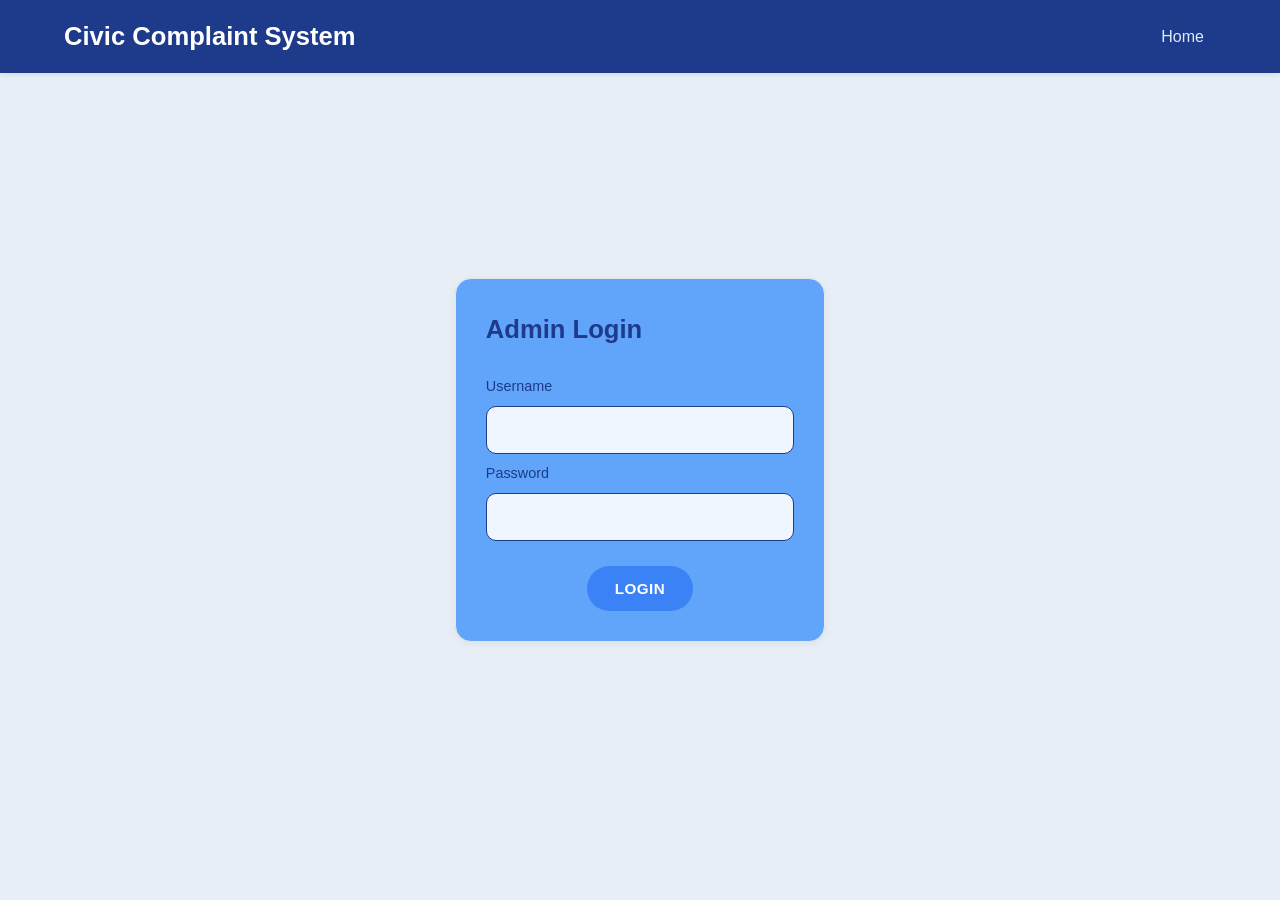
<file: frontend/admin-login.html>
<!doctype html>
<html lang="en">
<head>
    <meta charset="utf-8" />
    <meta name="viewport" content="width=device-width,initial-scale=1" />
    <title>Admin Login</title>
    <link rel="stylesheet" href="styles.css" />
    <script src="app.js" defer></script>
    <script src="geo.js"></script>
    <style>
  .form-card { background: #60A5FA !important; }
  .form-card h2, .form-card label { color: #1E3A8A !important; }
  .form-card input, .form-card textarea { background: #EFF6FF !important; color: #1E3A8A !important; border-color: #1E3A8A !important; }
  .form-card input::placeholder, .form-card textarea::placeholder { color: #6B7280 !important; }
  .form-card .btn-outline { background: #1E3A8A !important; color: #fff !important; border-color: #1E3A8A !important; }
  .form-card a { color: #fff !important; }
</style>
</head>
<body>
<header class="site-header">
    <div class="container header-row">
        <a href="index.html" class="brand">Civic Complaint System</a>
        <nav class="nav">
            <a href="index.html">Home</a>
        </nav>
    </div>
</header>

<main class="container form-page">
    <div class="card form-card">
        <h2>Admin Login</h2>
        <form id="adminLoginForm">
            <label>
                Username
                <input id="admin-user" type="text" required />
            </label>
            <label>
                Password
                <input id="admin-pass" type="password" required />
            </label>
            <div class="form-row">
                <button type="submit" class="btn btn-primary">Login</button>
            </div>
        </form>
    </div>
</main>
</body>
</html>
</file>
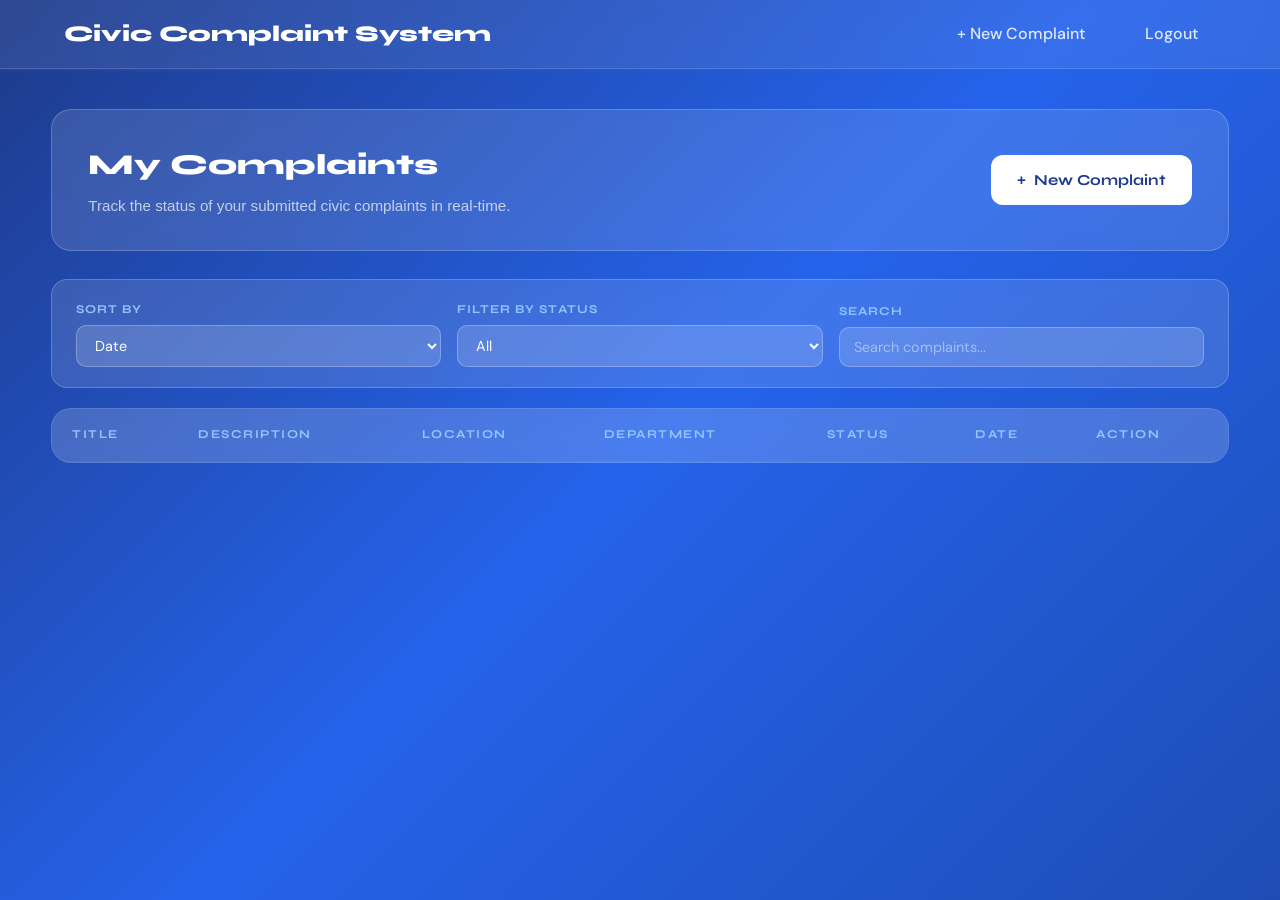
<file: frontend/citizen-dashboard.html>
<!doctype html>
<html lang="en">
<head>
  <meta charset="utf-8" />
  <meta name="viewport" content="width=device-width,initial-scale=1" />
  <title>My Complaints</title>
  <link rel="stylesheet" href="styles.css" />
  <link href="https://fonts.googleapis.com/css2?family=Syne:wght@400;600;700;800&family=DM+Sans:wght@300;400;500&display=swap" rel="stylesheet">
  <script src="app.js" defer></script>
  <script src="geo.js"></script>
  <style>
    body {
      background: linear-gradient(135deg, #1E3A8A 0%, #2563EB 50%, #1e4db5 100%);
      min-height: 100vh;
      font-family: 'DM Sans', sans-serif;
    }

    .site-header {
      background: rgba(255,255,255,0.08);
      backdrop-filter: blur(12px);
      border-bottom: 1px solid rgba(255,255,255,0.15);
      padding: 16px 0;
      position: sticky;
      top: 0;
      z-index: 1000;
    }

    .site-header .brand {
      font-family: 'Syne', sans-serif;
      font-weight: 800;
      font-size: 1.4rem;
      color: #fff;
    }

    .site-header .nav a {
      color: rgba(255,255,255,0.85);
      font-family: 'DM Sans', sans-serif;
      font-weight: 500;
      padding: 8px 18px;
      border-radius: 8px;
      transition: all 0.2s;
    }

    .site-header .nav a:hover {
      background: rgba(255,255,255,0.18);
      color: #fff;
    }

    /* ── Page Wrapper ── */
    .page-wrapper {
      width: 92%;
      max-width: 1200px;
      margin: 0 auto;
      padding: 40px 0 60px;
    }

    /* ── Welcome Banner ── */
    .welcome-banner {
      background: rgba(255,255,255,0.12);
      border: 1px solid rgba(255,255,255,0.2);
      border-radius: 20px;
      padding: 32px 36px;
      margin-bottom: 28px;
      display: flex;
      align-items: center;
      justify-content: space-between;
      gap: 20px;
      flex-wrap: wrap;
      backdrop-filter: blur(8px);
    }

    .welcome-banner h2 {
      font-family: 'Syne', sans-serif;
      font-size: 1.8rem;
      font-weight: 800;
      color: #fff;
      margin: 0 0 6px;
    }

    .welcome-banner p {
      color: rgba(255,255,255,0.7);
      font-size: 0.95rem;
      margin: 0;
    }

    .new-complaint-btn {
      display: inline-flex;
      align-items: center;
      gap: 8px;
      background: #fff;
      color: #1E3A8A;
      font-family: 'Syne', sans-serif;
      font-weight: 700;
      font-size: 0.95rem;
      padding: 13px 26px;
      border-radius: 12px;
      text-decoration: none;
      transition: all 0.2s;
      white-space: nowrap;
    }

    .new-complaint-btn:hover {
      transform: translateY(-2px);
      box-shadow: 0 8px 24px rgba(0,0,0,0.2);
      color: #1E3A8A;
    }

    /* ── Controls Card ── */
    .controls-card {
      background: rgba(255,255,255,0.12);
      border: 1px solid rgba(255,255,255,0.2);
      border-radius: 16px;
      padding: 20px 24px;
      margin-bottom: 20px;
      backdrop-filter: blur(8px);
      display: flex;
      gap: 16px;
      flex-wrap: wrap;
      align-items: flex-end;
    }

    .ctrl-group {
      display: flex;
      flex-direction: column;
      gap: 6px;
      flex: 1;
      min-width: 160px;
    }

    .ctrl-group label {
      font-family: 'Syne', sans-serif;
      font-size: 0.75rem;
      font-weight: 700;
      color: #93C5FD;
      letter-spacing: 1px;
      text-transform: uppercase;
    }

    .ctrl-group select,
    .ctrl-group input {
      background: rgba(255,255,255,0.15);
      border: 1px solid rgba(255,255,255,0.25);
      border-radius: 10px;
      color: #fff;
      font-family: 'DM Sans', sans-serif;
      font-size: 0.9rem;
      padding: 10px 14px;
      outline: none;
      transition: all 0.2s;
      width: 100%;
    }

    .ctrl-group select:focus,
    .ctrl-group input:focus {
      border-color: rgba(255,255,255,0.5);
      background: rgba(255,255,255,0.2);
    }

    .ctrl-group select option {
      background: #1E3A8A;
      color: #fff;
    }

    .ctrl-group input::placeholder {
      color: rgba(255,255,255,0.45);
    }

    /* ── Table Card ── */
    .table-card {
      background: rgba(255,255,255,0.1);
      border: 1px solid rgba(255,255,255,0.18);
      border-radius: 20px;
      overflow: hidden;
      backdrop-filter: blur(8px);
    }

    .table-scroll {
      overflow-x: auto;
      -webkit-overflow-scrolling: touch;
    }

    table {
      width: 100%;
      border-collapse: collapse;
      background: transparent;
      box-shadow: none;
      border-radius: 0;
    }

    table th {
      background: rgba(255,255,255,0.08);
      color: #93C5FD;
      font-family: 'Syne', sans-serif;
      font-size: 0.75rem;
      font-weight: 700;
      letter-spacing: 1.5px;
      text-transform: uppercase;
      padding: 16px 20px;
      border-bottom: 1px solid rgba(255,255,255,0.12);
      white-space: nowrap;
    }

    table td {
      padding: 16px 20px;
      color: rgba(255,255,255,0.85);
      font-family: 'DM Sans', sans-serif;
      font-size: 0.9rem;
      border-bottom: 1px solid rgba(255,255,255,0.07);
      vertical-align: middle;
    }

    table tr:last-child td {
      border-bottom: none;
    }

    table tr {
      transition: background 0.2s;
    }

    table tr:hover td {
      background: rgba(255,255,255,0.06); color: #1E3A8A;
    }

    /* ── Status Badges ── */
    .status {
      display: inline-block;
      padding: 5px 14px;
      border-radius: 20px;
      font-size: 0.75rem;
      font-weight: 700;
      font-family: 'Syne', sans-serif;
      letter-spacing: 0.5px;
      text-transform: uppercase;
    }

    .status-registered  { background: rgba(245,158,11,0.25); color: #FCD34D; border: 1px solid rgba(245,158,11,0.4); }
    .status-in-progress { background: rgba(59,130,246,0.25);  color: #93C5FD; border: 1px solid rgba(59,130,246,0.4); }
    .status-resolved    { background: rgba(16,185,129,0.25);  color: #6EE7B7; border: 1px solid rgba(16,185,129,0.4); }

    /* ── Action Button ── */
    .btn-view {
      background: rgba(255,255,255,0.15);
      border: 1px solid rgba(255,255,255,0.25);
      color: #fff;
      font-family: 'Syne', sans-serif;
      font-size: 0.8rem;
      font-weight: 600;
      padding: 7px 16px;
      border-radius: 8px;
      cursor: pointer;
      text-decoration: none;
      display: inline-block;
      transition: all 0.2s;
    }

    .btn-view:hover {
      background: rgba(255,255,255,0.28);
      color: #fff;
      transform: translateY(-1px);
    }

    /* ── Empty State ── */
    .empty-state {
      text-align: center;
      padding: 60px 20px;
      color: rgba(255,255,255,0.5);
    }

    .empty-state .empty-icon {
      font-size: 3rem;
      margin-bottom: 16px;
      display: block;
      opacity: 0.6;
    }

    .empty-state p {
      font-family: 'Syne', sans-serif;
      font-size: 1rem;
      margin-bottom: 8px;
      color: rgba(255,255,255,0.6);
    }

    .empty-state span {
      font-size: 0.85rem;
      color: rgba(255,255,255,0.4);
    }

    /* ── Desc truncate ── */
    .desc-cell {
      max-width: 200px;
      white-space: nowrap;
      overflow: hidden;
      text-overflow: ellipsis;
    }

    @media (max-width: 768px) {
      .welcome-banner { flex-direction: column; align-items: flex-start; }
      .controls-card { flex-direction: column; }
    }
  </style>
</head>
<body>

  <header class="site-header">
    <div class="container header-row">
      <a href="index.html" class="brand">Civic Complaint System</a>
      <nav class="nav">
        <a href="new-complaint.html">+ New Complaint</a>
        <a href="index.html">Logout</a>
      </nav>
    </div>
  </header>

  <div class="page-wrapper">

    <!-- Welcome Banner -->
    <div class="welcome-banner">
      <div>
        <h2>My Complaints</h2>
        <p>Track the status of your submitted civic complaints in real-time.</p>
      </div>
      <a href="new-complaint.html" class="new-complaint-btn">
        <span>+</span> New Complaint
      </a>
    </div>

    <!-- Controls -->
    <div class="controls-card">
      <div class="ctrl-group">
        <label for="sortOption">Sort by</label>
        <select id="sortOption">
          <option value="date">Date</option>
          <option value="location">Location</option>
          <option value="department">Department</option>
          <option value="status">Status</option>
        </select>
      </div>
      <div class="ctrl-group">
        <label for="filterStatus">Filter by Status</label>
        <select id="filterStatus">
          <option value="all">All</option>
          <option value="Registered">Registered</option>
          <option value="In Progress">In Progress</option>
          <option value="Resolved">Resolved</option>
        </select>
      </div>
      <div class="ctrl-group">
        <label for="searchBox">Search</label>
        <input type="text" id="searchBox" placeholder="Search complaints..." />
      </div>
    </div>

    <!-- Table -->
    <div class="table-card">
      <div class="table-scroll">
        <table id="complaintsTable">
          <thead>
            <tr>
              <th>Title</th>
              <th>Description</th>
              <th>Location</th>
              <th>Department</th>
              <th>Status</th>
              <th>Date</th>
              <th>Action</th>
            </tr>
          </thead>
          <tbody></tbody>
        </table>
      </div>
    </div>

  </div>

</body>
</html>
</file>
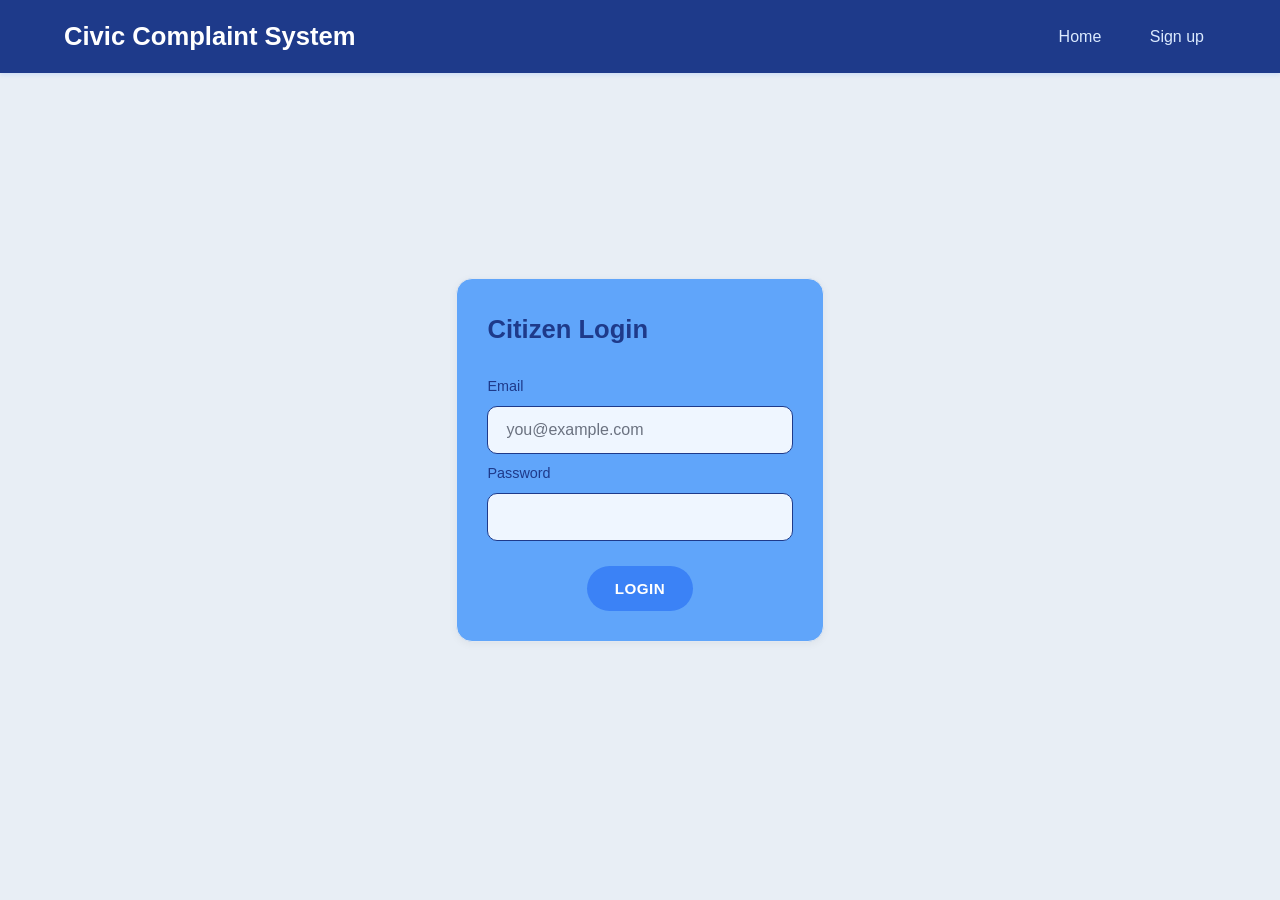
<file: frontend/citizen-login.html>
<!doctype html>
<html lang="en">
<head>
    <meta charset="utf-8" />
    <meta name="viewport" content="width=device-width,initial-scale=1" />
    <title>Citizen Login</title>
    <link rel="stylesheet" href="styles.css" />
    <script src="app.js" defer></script>
    <script src="geo.js"></script>
    <style>
  .form-card { background: #60A5FA !important; }
  .form-card h2, .form-card label { color: #1E3A8A !important; }
  .form-card input, .form-card textarea { background: #EFF6FF !important; color: #1E3A8A !important; border-color: #1E3A8A !important; }
  .form-card input::placeholder, .form-card textarea::placeholder { color: #6B7280 !important; }
  .form-card .btn-outline { background: #1E3A8A !important; color: #fff !important; border-color: #1E3A8A !important; }
  .form-card a { color: #fff !important; }
</style>
</head>
<body>
<header class="site-header">
    <div class="container header-row">
        <a href="index.html" class="brand">Civic Complaint System</a>
        <nav class="nav">
            <a href="index.html">Home</a>
            <a href="citizen-signup.html">Sign up</a>
        </nav>
    </div>
</header>

<main class="container form-page">
    <div class="card form-card">
        <h2>Citizen Login</h2>
        <form id="loginForm">
            <label>
                Email
                <input id="citizen-email" type="email" required placeholder="you@example.com" />
            </label>
            <label>
                Password
                <input id="citizen-password" type="password" required />
            </label>
            <div class="form-row">
                <button type="submit" class="btn btn-primary">Login</button>
            </div>
        </form>
    </div>
</main>
</body>
</html>
</file>
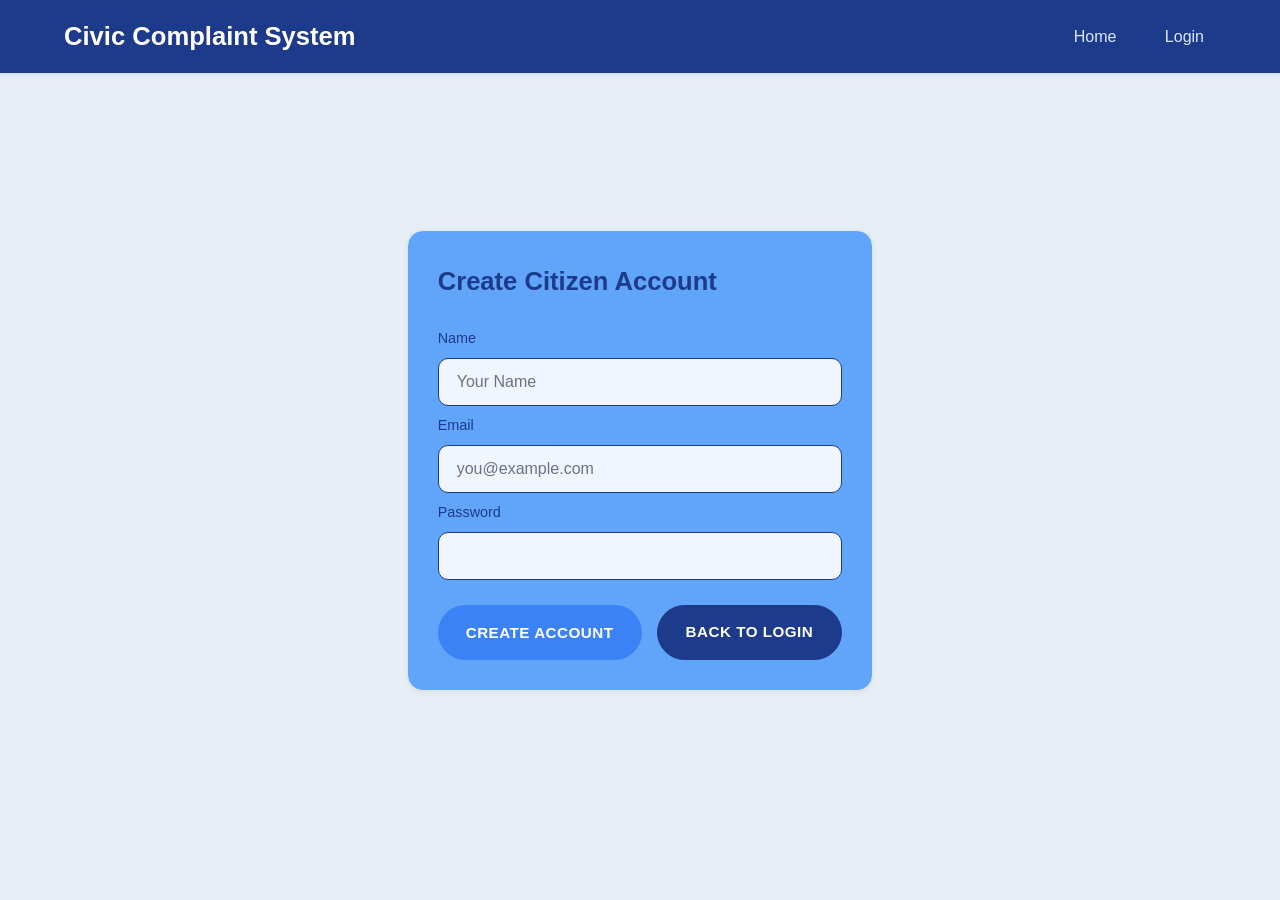
<file: frontend/citizen-signup.html>
<!doctype html>
<html lang="en">
<head>
    <meta charset="utf-8" />
    <meta name="viewport" content="width=device-width,initial-scale=1" />
    <title>Citizen Signup</title>
    <link rel="stylesheet" href="styles.css" />
    <script src="app.js" defer></script>
    <script src="geo.js"></script> 
    <style>
  .form-card { background: #60A5FA !important; }
  .form-card h2, .form-card label { color: #1E3A8A !important; }
  .form-card input, .form-card textarea { background: #EFF6FF !important; color: #1E3A8A !important; border-color: #1E3A8A !important; }
  .form-card input::placeholder, .form-card textarea::placeholder { color: #6B7280 !important; }
  .form-card .btn-outline { background: #1E3A8A !important; color: #fff !important; border-color: #1E3A8A !important; }
  .form-card a { color: #fff !important; }
</style>
</style>
</head>
<body>
<header class="site-header">
    <div class="container header-row">
        <a href="index.html" class="brand">Civic Complaint System</a>
        <nav class="nav">
            <a href="index.html">Home</a>
            <a href="citizen-login.html">Login</a>
        </nav>
    </div>
</header>

<main class="container form-page">
    <div class="card form-card">
        <h2>Create Citizen Account</h2>
        <form id="signupForm">
            <label>
                Name
                <input id="signup-name" type="text" required placeholder="Your Name" />
            </label>
            <label>
                Email
                <input id="signup-email" type="email" required placeholder="you@example.com" />
            </label>
            <label>
                Password
                <input id="signup-password" type="password" required />
            </label>
            <div class="form-row">
                <button type="submit" class="btn btn-primary">Create Account</button>
                <a href="citizen-login.html" class="btn btn-outline">Back to Login</a>
            </div>
        </form>
    </div>
</main>
</body>
</html>
</file>
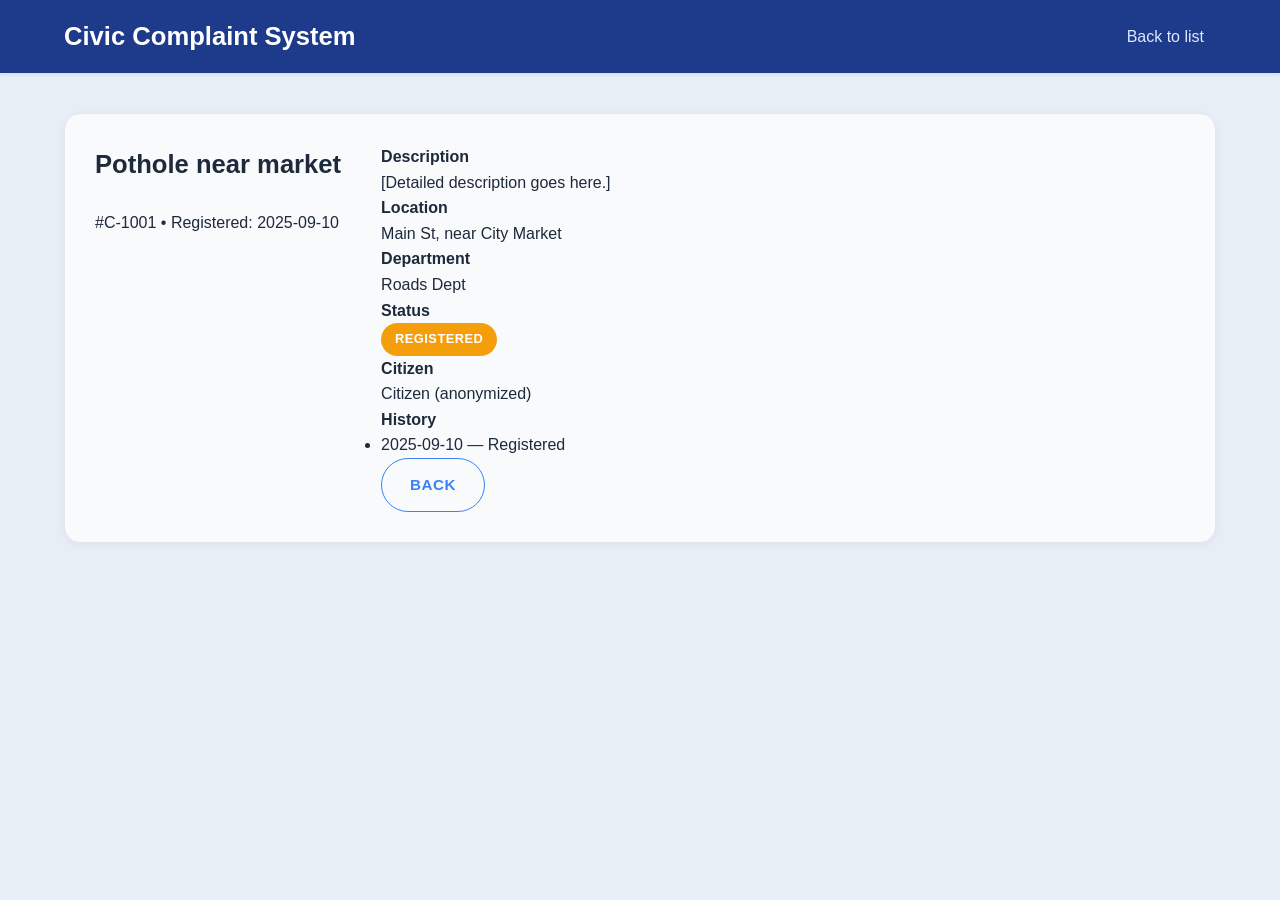
<file: frontend/complaint-detail.html>
<!doctype html>
<html lang="en">
<head>
    <link rel="stylesheet" href="styles.css">
    <script src="app.js" defer></script>
  <meta charset="utf-8" />
  <meta name="viewport" content="width=device-width,initial-scale=1" />
  <title>Complaint Detail</title>
  <link rel="stylesheet" href="styles.css" />
  <script src="geo.js"></script> 
</head>
<body>
  <header class="site-header">
    <div class="container header-row">
      <a href="index.html" class="brand">Civic Complaint System</a>
      <nav class="nav">
        <a href="citizen-dashboard.html">Back to list</a>
      </nav>
    </div>
  </header>

  <main class="container detail-page">
    <div class="card detail-card">
      <div class="detail-header">
        <h2 id="detailTitle">Pothole near market</h2>
        <div class="meta">
          <span id="detailId">#C-1001</span> • <span id="detailDate">Registered: 2025-09-10</span>
        </div>
      </div>

      <div class="detail-body">
        <div class="detail-left">
          <h4>Description</h4>
          <p id="detailDesc">[Detailed description goes here.]</p>

          <h4>Location</h4>
          <p id="detailLocation">Main St, near City Market</p>

          <h4>Department</h4>
          <p id="detailDept">Roads Dept</p>

          <h4>Status</h4>
          <p id="detailStatus"><span class="status status-registered">Registered</span></p>
        </div>

        <aside class="detail-right">
          <h4>Citizen</h4>
          <p id="detailCitizen">Citizen (anonymized)</p>

          <h4>History</h4>
          <ul id="detailHistory">
            <li>2025-09-10 — Registered</li>
          </ul>

          <a class="btn btn-outline" href="citizen-dashboard.html">Back</a>
        </aside>
      </div>
    </div>
  </main>
</body>
</html>
</file>
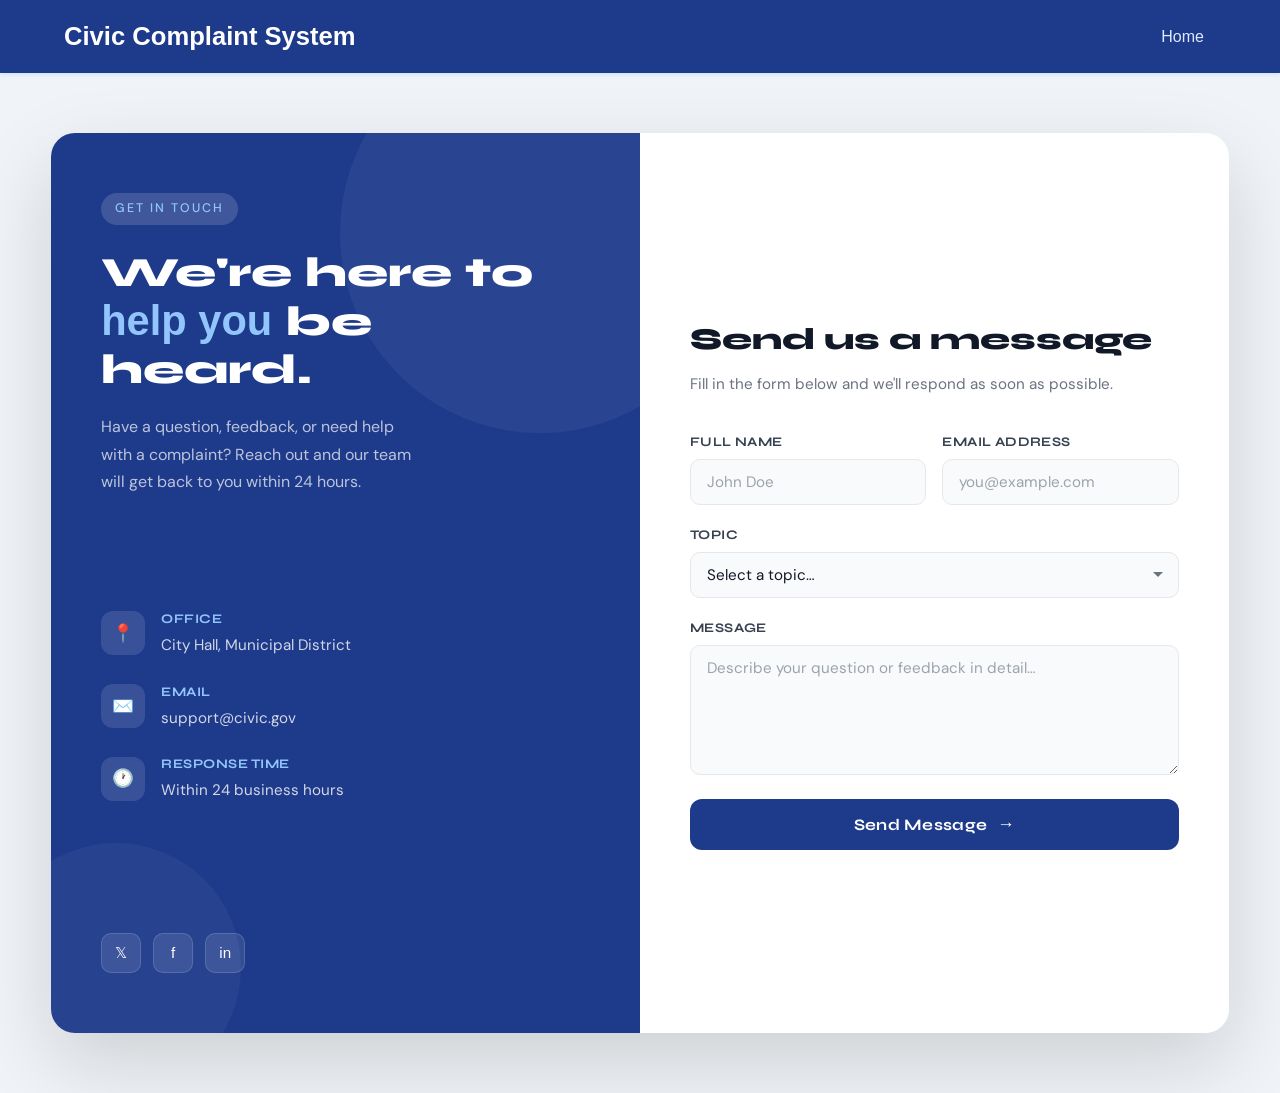
<file: frontend/contact.html>
<!doctype html>
<html lang="en">
<head>
    <meta charset="utf-8" />
    <meta name="viewport" content="width=device-width,initial-scale=1" />
    <title>Contact — Civic Complaint System</title>
    <link rel="stylesheet" href="styles.css" />
    <link href="https://fonts.googleapis.com/css2?family=Syne:wght@400;600;700;800&family=DM+Sans:wght@300;400;500&display=swap" rel="stylesheet">
    <script src="app.js" defer></script>
    <script src="geo.js"></script>
    <style>
        /* ── Page Reset for Contact ── */
        body { background: #F0F4F8; }

        .contact-wrapper {
            min-height: 100vh;
            display: grid;
            grid-template-columns: 1fr 1fr;
            max-width: 1200px;
            margin: 60px auto;
            width: 92%;
            gap: 0;
            border-radius: 24px;
            overflow: hidden;
            box-shadow: 0 30px 80px rgba(0,0,0,0.15);
        }

        /* ── Left Panel ── */
        .contact-left {
            background: #1E3A8A;
            padding: 60px 50px;
            display: flex;
            flex-direction: column;
            justify-content: space-between;
            position: relative;
            overflow: hidden;
        }

        .contact-left::before {
            content: '';
            position: absolute;
            width: 400px;
            height: 400px;
            border-radius: 50%;
            background: rgba(255,255,255,0.05);
            top: -100px;
            right: -100px;
        }

        .contact-left::after {
            content: '';
            position: absolute;
            width: 250px;
            height: 250px;
            border-radius: 50%;
            background: rgba(255,255,255,0.04);
            bottom: -60px;
            left: -60px;
        }

        .contact-left-top { position: relative; z-index: 1; }

        .contact-tag {
            display: inline-block;
            background: rgba(255,255,255,0.15);
            color: #93C5FD;
            font-family: 'DM Sans', sans-serif;
            font-size: 0.78em;
            font-weight: 500;
            letter-spacing: 2px;
            text-transform: uppercase;
            padding: 6px 14px;
            border-radius: 20px;
            margin-bottom: 24px;
        }

        .contact-left h1 {
            font-family: 'Syne', sans-serif;
            font-size: 2.6rem;
            font-weight: 800;
            color: #fff;
            line-height: 1.15;
            margin-bottom: 20px;
        }

        .contact-left h1 span {
            color: #93C5FD;
        }

        .contact-left p {
            font-family: 'DM Sans', sans-serif;
            color: rgba(255,255,255,0.7);
            font-size: 1rem;
            line-height: 1.7;
            max-width: 320px;
        }

        /* ── Contact Info Cards ── */
        .contact-info { 
            position: relative; 
            z-index: 1;
            margin-top: 48px;
        }

        .info-item {
            display: flex;
            align-items: center;
            gap: 16px;
            margin-bottom: 24px;
            animation: slideUp 0.6s ease both;
        }

        .info-item:nth-child(1) { animation-delay: 0.1s; }
        .info-item:nth-child(2) { animation-delay: 0.2s; }
        .info-item:nth-child(3) { animation-delay: 0.3s; }

        @keyframes slideUp {
            from { opacity: 0; transform: translateY(20px); }
            to   { opacity: 1; transform: translateY(0); }
        }

        .info-icon {
            width: 44px;
            height: 44px;
            border-radius: 12px;
            background: rgba(255,255,255,0.12);
            display: flex;
            align-items: center;
            justify-content: center;
            font-size: 1.1em;
            flex-shrink: 0;
            transition: background 0.2s;
        }

        .info-item:hover .info-icon {
            background: rgba(255,255,255,0.22);
        }

        .info-text strong {
            display: block;
            font-family: 'Syne', sans-serif;
            font-size: 0.82em;
            font-weight: 700;
            color: #93C5FD;
            letter-spacing: 0.5px;
            text-transform: uppercase;
            margin-bottom: 2px;
        }

        .info-text span {
            font-family: 'DM Sans', sans-serif;
            font-size: 0.95em;
            color: rgba(255,255,255,0.8);
        }

        /* ── Social Links ── */
        .contact-social {
            position: relative;
            z-index: 1;
            display: flex;
            gap: 12px;
            margin-top: 40px;
        }

        .social-btn {
            width: 40px;
            height: 40px;
            border-radius: 10px;
            background: rgba(255,255,255,0.1);
            border: 1px solid rgba(255,255,255,0.15);
            display: flex;
            align-items: center;
            justify-content: center;
            color: #fff;
            font-size: 0.95em;
            text-decoration: none;
            transition: all 0.2s;
        }

        .social-btn:hover {
            background: rgba(255,255,255,0.22);
            transform: translateY(-2px);
            color: #fff;
        }

        /* ── Right Panel (Form) ── */
        .contact-right {
            background: #fff;
            padding: 60px 50px;
            display: flex;
            flex-direction: column;
            justify-content: center;
        }

        .contact-right h2 {
            font-family: 'Syne', sans-serif;
            font-size: 1.9rem;
            font-weight: 800;
            color: #111827;
            margin-bottom: 8px;
        }

        .contact-right .subtitle {
            font-family: 'DM Sans', sans-serif;
            color: #6B7280;
            font-size: 0.95em;
            margin-bottom: 36px;
        }

        /* ── Form Styles ── */
        .contact-form { display: flex; flex-direction: column; gap: 20px; }

        .form-group { display: flex; flex-direction: column; gap: 6px; }

        .form-row-double {
            display: grid;
            grid-template-columns: 1fr 1fr;
            gap: 16px;
        }

        .form-group label {
            font-family: 'Syne', sans-serif;
            font-size: 0.82em;
            font-weight: 700;
            color: #374151;
            letter-spacing: 0.4px;
            text-transform: uppercase;
            margin: 0;
        }

        .form-group input,
        .form-group select,
        .form-group textarea {
            font-family: 'DM Sans', sans-serif;
            font-size: 0.95em;
            color: #111827;
            background: #F9FAFB;
            border: 1.5px solid #E5E7EB;
            border-radius: 10px;
            padding: 12px 16px;
            margin: 0;
            transition: all 0.2s;
            outline: none;
            width: 100%;
        }

        .form-group input:focus,
        .form-group select:focus,
        .form-group textarea:focus {
            border-color: #1E3A8A;
            background: #fff;
            box-shadow: 0 0 0 3px rgba(30,58,138,0.08);
            transform: none;
        }

        .form-group input::placeholder,
        .form-group textarea::placeholder {
            color: #9CA3AF;
        }

        .form-group textarea { resize: vertical; min-height: 130px; }

        /* ── Topic Select ── */
        .form-group select { cursor: pointer; appearance: none; background-image: url("data:image/svg+xml,%3Csvg xmlns='http://www.w3.org/2000/svg' width='12' height='12' viewBox='0 0 12 12'%3E%3Cpath fill='%236B7280' d='M6 8L1 3h10z'/%3E%3C/svg%3E"); background-repeat: no-repeat; background-position: right 14px center; padding-right: 36px; }

        /* ── Submit Button ── */
        .btn-contact {
            background: #1E3A8A;
            color: #fff;
            border: none;
            border-radius: 12px;
            padding: 15px 32px;
            font-family: 'Syne', sans-serif;
            font-size: 1rem;
            font-weight: 700;
            letter-spacing: 0.3px;
            cursor: pointer;
            transition: all 0.25s;
            display: flex;
            align-items: center;
            justify-content: center;
            gap: 10px;
            margin-top: 4px;
        }

        .btn-contact:hover {
            background: #1D4ED8;
            transform: translateY(-2px);
            box-shadow: 0 8px 24px rgba(30,58,138,0.3);
        }

        .btn-contact:active { transform: translateY(0); }

        .btn-contact .arrow {
            transition: transform 0.2s;
            font-size: 1.1em;
        }

        .btn-contact:hover .arrow { transform: translateX(4px); }

        /* ── Success Message ── */
        .success-msg {
            display: none;
            background: #ECFDF5;
            border: 1.5px solid #6EE7B7;
            border-radius: 12px;
            padding: 16px 20px;
            font-family: 'DM Sans', sans-serif;
            color: #065F46;
            font-size: 0.95em;
            align-items: center;
            gap: 10px;
            margin-top: 4px;
        }

        .success-msg.show { display: flex; animation: fadeIn 0.4s ease; }

        @keyframes fadeIn { from { opacity: 0; transform: translateY(-6px); } to { opacity: 1; transform: translateY(0); } }

        /* ── Responsive ── */
        @media (max-width: 768px) {
            .contact-wrapper {
                grid-template-columns: 1fr;
                margin: 20px auto;
            }
            .contact-left { padding: 40px 30px; }
            .contact-right { padding: 40px 30px; }
            .form-row-double { grid-template-columns: 1fr; }
            .contact-left h1 { font-size: 2rem; }
        }
    </style>
</head>
<body>
<header class="site-header">
    <div class="container header-row">
        <a href="index.html" class="brand">Civic Complaint System</a>
        <nav class="nav">
            <a href="index.html">Home</a>
        </nav>
    </div>
</header>

<div class="contact-wrapper">

    <!-- ── Left Panel ── -->
    <div class="contact-left">
        <div class="contact-left-top">
            <div class="contact-tag">Get in Touch</div>
            <h1>We're here to <span>help you</span> be heard.</h1>
            <p>Have a question, feedback, or need help with a complaint? Reach out and our team will get back to you within 24 hours.</p>
        </div>

        <div class="contact-info">
            <div class="info-item">
                <div class="info-icon">📍</div>
                <div class="info-text">
                    <strong>Office</strong>
                    <span>City Hall, Municipal District</span>
                </div>
            </div>
            <div class="info-item">
                <div class="info-icon">✉️</div>
                <div class="info-text">
                    <strong>Email</strong>
                    <span>support@civic.gov</span>
                </div>
            </div>
            <div class="info-item">
                <div class="info-icon">🕐</div>
                <div class="info-text">
                    <strong>Response Time</strong>
                    <span>Within 24 business hours</span>
                </div>
            </div>
        </div>

        <div class="contact-social">
            <a href="#" class="social-btn" title="Twitter">𝕏</a>
            <a href="#" class="social-btn" title="Facebook">f</a>
            <a href="#" class="social-btn" title="LinkedIn">in</a>
        </div>
    </div>

    <!-- ── Right Panel ── -->
    <div class="contact-right">
        <h2>Send us a message</h2>
        <p class="subtitle">Fill in the form below and we'll respond as soon as possible.</p>

        <form class="contact-form" id="contactForm">
            <div class="form-row-double">
                <div class="form-group">
                    <label for="contact-name">Full Name</label>
                    <input id="contact-name" type="text" placeholder="John Doe" required />
                </div>
                <div class="form-group">
                    <label for="contact-email">Email Address</label>
                    <input id="contact-email" type="email" placeholder="you@example.com" required />
                </div>
            </div>

            <div class="form-group">
                <label for="contact-topic">Topic</label>
                <select id="contact-topic">
                    <option value="">Select a topic…</option>
                    <option>General Inquiry</option>
                    <option>Complaint Status</option>
                    <option>Technical Support</option>
                    <option>Feedback & Suggestions</option>
                    <option>Report an Issue</option>
                    <option>Other</option>
                </select>
            </div>

            <div class="form-group">
                <label for="contact-message">Message</label>
                <textarea id="contact-message" placeholder="Describe your question or feedback in detail…" required></textarea>
            </div>

            <button type="submit" class="btn-contact">
                Send Message <span class="arrow">→</span>
            </button>

            <div class="success-msg" id="successMsg">
                ✅ Your message has been sent! We'll get back to you shortly.
            </div>
        </form>
    </div>
</div>

<script>
    document.getElementById('contactForm').addEventListener('submit', function(e) {
        e.preventDefault();
        const btn = this.querySelector('.btn-contact');
        btn.textContent = 'Sending…';
        btn.disabled = true;
        setTimeout(() => {
            document.getElementById('successMsg').classList.add('show');
            btn.textContent = 'Message Sent ✓';
            btn.style.background = '#059669';
            this.querySelectorAll('input, textarea, select').forEach(el => el.value = '');
        }, 800);
    });
</script>
</body>
</html>
</file>
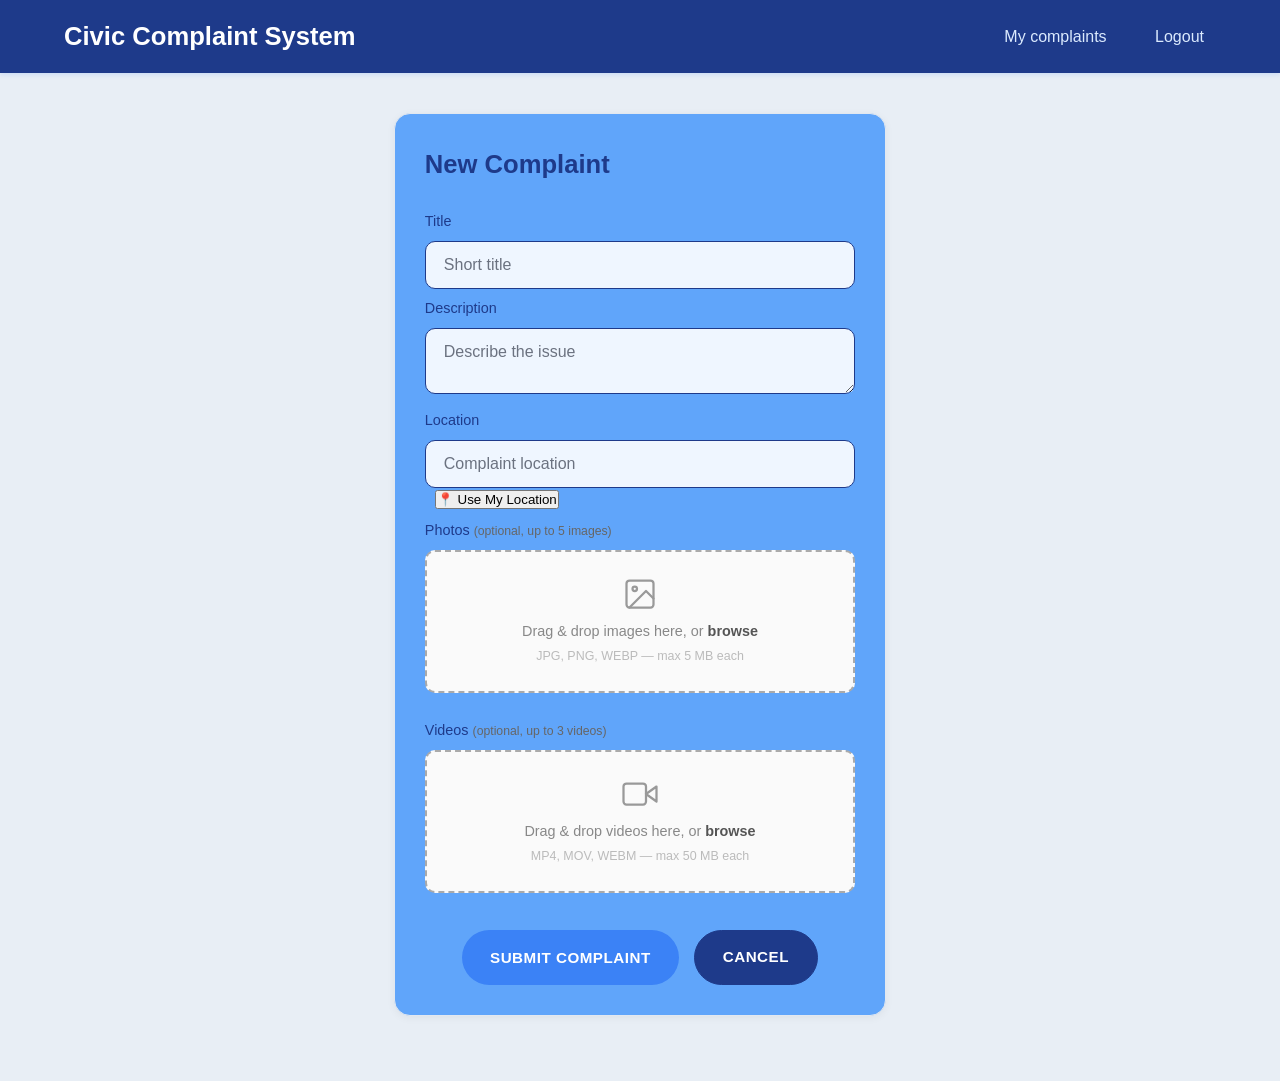
<file: frontend/new-complaint.html>
<!doctype html>
<html lang="en">
<head>
    <meta charset="utf-8" />
    <meta name="viewport" content="width=device-width,initial-scale=1" />
    <title>Submit New Complaint</title>
    <link rel="stylesheet" href="styles.css" />
    <script src="geo.js"></script>
    <!--
        Image upload logic runs here (synchronous, before app.js DOMContentLoaded).
        app.js is deferred so it fires after DOM is ready — the window helpers
        defined below are available to it by that time.
    -->
    <script>
    // ---- Image Upload Logic ----
    // These helpers are exposed globally so app.js can call
    // window.getSelectedImagesBase64() during complaint submission.

    let selectedFiles = [];

    window.getSelectedImagesBase64 = async function () {
        const toBase64 = file => new Promise((res, rej) => {
            const r = new FileReader();
            r.onload = () => res(r.result); // data URL: "data:image/jpeg;base64,..."
            r.onerror = rej;
            r.readAsDataURL(file);
        });
        return Promise.all(selectedFiles.map(toBase64));
    };

    window.removeImage = function (i) {
        selectedFiles.splice(i, 1);
        renderPreviews();
    };

    // ---- Video Upload Logic ----
    let selectedVideoFiles = [];

    window.getSelectedVideosBase64 = async function () {
        const toBase64 = file => new Promise((res, rej) => {
            const r = new FileReader();
            r.onload = () => res(r.result); // data URL: "data:video/mp4;base64,..."
            r.onerror = rej;
            r.readAsDataURL(file);
        });
        return Promise.all(selectedVideoFiles.map(toBase64));
    };

    window.removeVideo = function (i) {
        selectedVideoFiles.splice(i, 1);
        renderVideoPreviews();
    };

    function handleVideoFiles(files) {
        const videoFiles = [...files].filter(
            f => f.type.startsWith('video/') && f.size <= 50 * 1024 * 1024
        );
        const remaining = 3 - selectedVideoFiles.length;
        const toAdd = videoFiles.slice(0, remaining);
        if (videoFiles.length > remaining) {
            alert(`Max 3 videos allowed. Only the first ${remaining} were added.`);
        }
        selectedVideoFiles.push(...toAdd);
        renderVideoPreviews();
    }

    function renderVideoPreviews() {
        const grid = document.getElementById('videoPreviewGrid');
        if (!grid) return;
        grid.innerHTML = '';
        selectedVideoFiles.forEach((file, i) => {
            const url = URL.createObjectURL(file);
            const wrap = document.createElement('div');
            wrap.style.cssText = 'position:relative;width:140px;height:90px;border-radius:8px;overflow:hidden;border:1px solid #ddd;flex-shrink:0;background:#000;';
            wrap.innerHTML = `
                <video src="${url}" style="width:100%;height:100%;object-fit:cover;" muted playsinline></video>
                <div style="
                    position:absolute;bottom:0;left:0;right:0;
                    background:rgba(0,0,0,0.55);color:#fff;
                    font-size:0.7em;padding:2px 5px;white-space:nowrap;overflow:hidden;text-overflow:ellipsis;
                ">${file.name}</div>
                <button onclick="removeVideo(${i})" title="Remove" style="
                    position:absolute;top:3px;right:3px;
                    background:rgba(0,0,0,0.55);color:#fff;border:none;border-radius:50%;
                    width:20px;height:20px;font-size:12px;cursor:pointer;line-height:1;padding:0;
                ">✕</button>`;
            grid.appendChild(wrap);
        });
    }

    function handleFiles(files) {
        const imageFiles = [...files].filter(
            f => f.type.startsWith('image/') && f.size <= 5 * 1024 * 1024
        );
        const remaining = 5 - selectedFiles.length;
        const toAdd = imageFiles.slice(0, remaining);
        if (imageFiles.length > remaining) {
            alert(`Max 5 images allowed. Only the first ${remaining} were added.`);
        }
        selectedFiles.push(...toAdd);
        renderPreviews();
    }

    function renderPreviews() {
        const grid = document.getElementById('imagePreviewGrid');
        if (!grid) return;
        grid.innerHTML = '';
        selectedFiles.forEach((file, i) => {
            const url = URL.createObjectURL(file);
            const wrap = document.createElement('div');
            wrap.style.cssText = 'position:relative;width:90px;height:90px;border-radius:8px;overflow:hidden;border:1px solid #ddd;flex-shrink:0;';
            wrap.innerHTML = `
                <img src="${url}" style="width:100%;height:100%;object-fit:cover;" />
                <button onclick="removeImage(${i})" title="Remove" style="
                    position:absolute;top:3px;right:3px;
                    background:rgba(0,0,0,0.55);color:#fff;border:none;border-radius:50%;
                    width:20px;height:20px;font-size:12px;cursor:pointer;line-height:1;padding:0;
                ">✕</button>`;
            grid.appendChild(wrap);
        });
    }

    // Wire up drop zone after DOM is ready
    document.addEventListener('DOMContentLoaded', () => {
        const dropZone  = document.getElementById('dropZone');
        const fileInput = document.getElementById('complaint-images');
        const browseLink = document.getElementById('browseLink');
        if (!dropZone || !fileInput) return;

        // "Browse" text — open picker
        browseLink.addEventListener('click', e => {
            e.stopPropagation(); // prevent dropZone click from also firing
            fileInput.click();
        });

        // Clicking the zone itself also opens picker (but not if already clicking browse)
        dropZone.addEventListener('click', () => fileInput.click());

        // Drag-over highlight
        dropZone.addEventListener('dragover', e => {
            e.preventDefault();
            dropZone.classList.add('drop-active');
        });
        dropZone.addEventListener('dragleave', () => dropZone.classList.remove('drop-active'));

        // Drop
        dropZone.addEventListener('drop', e => {
            e.preventDefault();
            dropZone.classList.remove('drop-active');
            handleFiles(e.dataTransfer.files);
        });

        // File input change (browse dialog)
        fileInput.addEventListener('change', () => {
            handleFiles(fileInput.files);
            fileInput.value = ''; // reset so same file can be re-added after removal
        });

        // ---- Video Drop Zone Wiring ----
        const videoDropZone  = document.getElementById('videoDropZone');
        const videoFileInput = document.getElementById('complaint-videos');
        const videoBrowseLink = document.getElementById('videoBrowseLink');
        if (!videoDropZone || !videoFileInput) return;

        videoBrowseLink.addEventListener('click', e => {
            e.stopPropagation();
            videoFileInput.click();
        });

        videoDropZone.addEventListener('click', () => videoFileInput.click());

        videoDropZone.addEventListener('dragover', e => {
            e.preventDefault();
            videoDropZone.classList.add('drop-active');
        });
        videoDropZone.addEventListener('dragleave', () => videoDropZone.classList.remove('drop-active'));

        videoDropZone.addEventListener('drop', e => {
            e.preventDefault();
            videoDropZone.classList.remove('drop-active');
            handleVideoFiles(e.dataTransfer.files);
        });

        videoFileInput.addEventListener('change', () => {
            handleVideoFiles(videoFileInput.files);
            videoFileInput.value = '';
        });
    });
    </script>
    <style>
  .form-card { background: #60A5FA !important; }
  .form-card h2, .form-card label { color: #1E3A8A !important; }
  .form-card input, .form-card textarea { background: #EFF6FF !important; color: #000000 !important; border-color: #1E3A8A !important; }
  .form-card input::placeholder, .form-card textarea::placeholder { color: #6B7280 !important; }
  .form-card .btn-outline { background: #1E3A8A !important; color: #fff !important; border-color: #1E3A8A !important; }
  .form-card a { color: #fff !important; }
</style>
    <script src="app.js" defer></script>
</head>
<body>
<header class="site-header">
    <div class="container header-row">
        <a href="index.html" class="brand">Civic Complaint System</a>
        <nav class="nav">
            <a href="citizen-dashboard.html">My complaints</a>
            <a href="index.html">Logout</a>
        </nav>
    </div>
</header>

<main class="container form-page">
    <div class="card form-card wide">
        <h2>New Complaint</h2>
        <form id="complaintForm">
            <label>
                Title
                <input id="complaint-title" type="text" required placeholder="Short title" />
            </label>
            <label>
                Description
                <textarea id="complaint-desc" required placeholder="Describe the issue"></textarea>
            </label>
            <label>
                Location
                <input id="complaint-location" type="text" required placeholder="Complaint location" />
            </label>

            <!-- Photo upload -->
            <label>
                Photos
                <span style="font-weight:400;font-size:0.85em;color:#666;"> (optional, up to 5 images)</span>
            </label>
            <div id="dropZone" style="
                border: 2px dashed #aaa;
                border-radius: 10px;
                padding: 24px;
                text-align: center;
                cursor: pointer;
                background: #fafafa;
                transition: border-color 0.2s, background 0.2s;
                margin-bottom: 12px;
            ">
                <svg xmlns="http://www.w3.org/2000/svg" width="36" height="36" viewBox="0 0 24 24"
                    fill="none" stroke="#999" stroke-width="1.5" stroke-linecap="round" stroke-linejoin="round"
                    style="margin:0 auto 8px;display:block;">
                    <rect x="3" y="3" width="18" height="18" rx="2"/>
                    <circle cx="8.5" cy="8.5" r="1.5"/>
                    <polyline points="21 15 16 10 5 21"/>
                </svg>
                <p style="color:#888;margin:0;font-size:0.9em;">
                    Drag &amp; drop images here, or
                    <strong id="browseLink" style="color:#555;cursor:pointer;">browse</strong>
                </p>
                <p style="color:#bbb;font-size:0.78em;margin:4px 0 0;">JPG, PNG, WEBP — max 5 MB each</p>
                <!-- Hidden file input -->
                <input type="file" id="complaint-images" accept="image/*" multiple style="display:none;" />
            </div>

            <!-- Image preview grid -->
            <div id="imagePreviewGrid" style="display:flex;flex-wrap:wrap;gap:10px;margin-bottom:14px;"></div>

            <!-- Video upload -->
            <label>
                Videos
                <span style="font-weight:400;font-size:0.85em;color:#666;"> (optional, up to 3 videos)</span>
            </label>
            <div id="videoDropZone" style="
                border: 2px dashed #aaa;
                border-radius: 10px;
                padding: 24px;
                text-align: center;
                cursor: pointer;
                background: #fafafa;
                transition: border-color 0.2s, background 0.2s;
                margin-bottom: 12px;
            ">
                <svg xmlns="http://www.w3.org/2000/svg" width="36" height="36" viewBox="0 0 24 24"
                    fill="none" stroke="#999" stroke-width="1.5" stroke-linecap="round" stroke-linejoin="round"
                    style="margin:0 auto 8px;display:block;">
                    <polygon points="23 7 16 12 23 17 23 7"/>
                    <rect x="1" y="5" width="15" height="14" rx="2" ry="2"/>
                </svg>
                <p style="color:#888;margin:0;font-size:0.9em;">
                    Drag &amp; drop videos here, or
                    <strong id="videoBrowseLink" style="color:#555;cursor:pointer;">browse</strong>
                </p>
                <p style="color:#bbb;font-size:0.78em;margin:4px 0 0;">MP4, MOV, WEBM — max 50 MB each</p>
                <input type="file" id="complaint-videos" accept="video/*" multiple style="display:none;" />
            </div>

            <!-- Video preview grid -->
            <div id="videoPreviewGrid" style="display:flex;flex-wrap:wrap;gap:10px;margin-bottom:14px;"></div>

            <div class="form-row">
                <button type="submit" class="btn btn-primary">Submit Complaint</button>
                <a href="citizen-dashboard.html" class="btn btn-outline">Cancel</a>
            </div>
        </form>
    </div>
</main>

<style>
/* Drop zone active state */
#dropZone.drop-active {
    border-color: #4a90e2;
    background: #f0f6ff;
}
</style>
</body>
</html>
</file>
<file: frontend/styles.css>
/* ===============================
CLEAN LIGHT STYLES
================================= */
* {
  box-sizing: border-box;
  margin: 0;
  padding: 0;
  font-family: 'Inter', -apple-system, BlinkMacSystemFont, 'Segoe UI', Roboto, sans-serif;
}

body {
  background: #E8EEF5;
  background-attachment: fixed;
  color: #1E293B;

  line-height: 1.6;
  min-height: 100vh;
  position: relative;
  overflow-x: hidden;
}

@keyframes backgroundPulse {
  0% { opacity: 0.3; }
  100% { opacity: 0.6; }
}

a {
  text-decoration: none;
  color: Blue;
  transition: all 0.3s ease;
  position: relative;
}

/* ===============================
   HEADER & NAV - CLEAN LIGHT
================================= */
.site-header {
  background: #1E3A8A;
  color: #fff;
  padding: 16px 0;
  box-shadow: 0 2px 4px rgba(59, 130, 246, 0.15);
  position: sticky;
  top: 0;
  z-index: 1000;
}

.site-header .container {
  display: flex;
  justify-content: space-between;
  align-items: center;
  width: 90%;
  margin: 0 auto;
}

.site-header .brand {
  font-size: 1.6rem;
  font-weight: 700;
  color: #fff;
}

.site-header .nav a {
  margin-left: 20px;
  font-weight: 500;
  color: #DBEAFE;
  padding: 8px 12px;
  border-radius: 6px;
  transition: all 0.2s ease;
}

.site-header .nav a:hover {
  background: rgba(255,255,255,0.2);
}

/* ===============================
MAIN CONTAINER
================================= */
.container {
  width: 90%;
  margin: 40px auto;
  animation: fadeInUp 0.6s ease-out;
}

@keyframes fadeInUp {
  from {
    opacity: 0;
    transform: translateY(30px);
  }
  to {
    opacity: 1;
    transform: translateY(0);
  }
}

/* ===============================
   CARDS - CLEAN LIGHT
   ================================= */
.card {
  background: #F8FAFC;
  border: 1px solid #E2E8F0;
  border-radius: 16px;
  padding: 30px;
  margin-bottom: 25px;
  box-shadow: 0 2px 8px rgba(0,0,0,0.05);
  position: relative;
  transition: all 0.2s ease;
}

.card:hover {
  transform: translateY(-2px);
  box-shadow: 0 4px 12px rgba(0, 0, 0, 0.08);
}
  
  .card h2 {
    margin-bottom: 25px;
    color: #1E293B;
    font-size: 1.6rem;
    font-weight: 700;
  }
  
  .actions{
    display: flex;
    justify-content:space-around;
  }
  
  .box{
    margin: 15px;
    background: linear-gradient(135deg, #3B82F6, #2563EB);
    color: white;
    border-radius: 16px;
    text-align: center;
    align-content: center;
    width: 400px;
    height: 200px;
    font-size: 1.8rem;
    font-weight: 700;
    box-shadow: 0 4px 12px rgba(37, 99, 235, 0.2);
  }
  
  .actions a:hover{
    color: red;
  }
  
  /* ===============================
  FORMS - CLEAN LIGHT
  ================================= */
form label {
  display: block;
  margin-bottom: 8px;
  font-weight: 500;
  color: #374151;
  font-size: 0.9rem;
}

form input, form select, form textarea {
  width: 100%;
  padding: 14px 18px;
  margin-top: 8px;
  border: 1px solid #CBD5E1;
  border-radius: 10px;
  outline: none;
  transition: all 0.2s ease;
  color: #ac93fd ;
  font-size: 1rem;
  background: #F8FAFC;
}

form input:focus, form select:focus, form textarea:focus {
  border-color: #3B82F6;
  box-shadow: 0 0 0 3px rgba(59, 130, 246, 0.1);
}

form input::placeholder, form textarea::placeholder {
  color: #9CA3AF;
}

.form-row {
  margin-top: 25px;
  display: flex;
  justify-content: center;
  gap: 15px;
}

.btn {
  display: inline-block;
  padding: 14px 28px;
  border-radius: 30px;
  border: none;
  cursor: pointer;
  font-weight: 600;
  font-size: 0.95rem;
  transition: all 0.2s ease;
  text-transform: uppercase;
  letter-spacing: 0.5px;
}

.btn-primary {
  background: #3B82F6;
  color: white;
}

.btn-primary:hover {
  background: #2563EB;
  transform: translateY(-1px);
}

.btn-outline {
  border: 1px solid #3B82F6;
  color: #3B82F6;
  background: transparent;
}

.btn-outline:hover {
  background: #3B82F6;
  color: white;
}

/* ===============================
   TABLES - CLEAN LIGHT
================================= */
table {
  width: 100%;
  border-collapse: collapse;
  background: #F8FAFC;
  border-radius: 12px;
  overflow: hidden;
  box-shadow: 0 2px 6px rgba(0,0,0,0.05);
}

table th, table td {
  padding: 16px 20px;
  text-align: left;
  border-bottom: 1px solid #E2E8F0;
}

table th {
  background: #EEF2F7;
  color: #475569;
  font-weight: 600;
  text-transform: uppercase;
  letter-spacing: 0.5px;
  font-size: 0.85rem;
}

table tr {
  transition: all 0.2s ease;
}

table tr:hover {
  background: #E8EEF5;
}

.status {
  display: inline-block;
  padding: 6px 14px;
  border-radius: 20px;
  font-size: 0.8rem;
  font-weight: 600;
  color: #fff;
  text-transform: uppercase;
  letter-spacing: 0.5px;
}

.status-registered { 
  background: #F59E0B;
}

.status-in-progress { 
  background: #3B82F6;
}

.status-resolved { 
  background: #10B981;
}

/* ===============================
   DASHBOARD LAYOUT
================================= */
.dashboard .panel {
  margin-top: 30px;
  animation: slideInLeft 0.6s ease-out;
}

@keyframes slideInLeft {
  from {
    opacity: 0;
    transform: translateX(-30px);
  }
  to {
    opacity: 1;
    transform: translateX(0);
  }
}

.detail-page .detail-card {
  display: flex;
  flex-wrap: wrap;
  gap: 40px;
}

.detail-left, .detail-right {
  flex: 1;
  min-width: 320px;
}

/* ===============================
   FORM PAGE
================================= */
.form-page {
  display: flex;
  justify-content: center;
  align-items: center;
  min-height: 80vh;
}

/* ===============================
   SPECIAL EFFECTS
================================= */
.glow-text {
  text-shadow: 0 0 20px rgba(255, 107, 53, 0.5);
  animation: textGlow 2s ease-in-out infinite alternate;
}

@keyframes textGlow {
  from { text-shadow: 0 0 20px rgba(255, 107, 53, 0.5); }
  to { text-shadow: 0 0 30px rgba(255, 107, 53, 0.8); }
}

.floating {
  animation: floating 3s ease-in-out infinite;
}

@keyframes floating {
  0%, 100% { transform: translateY(0px); }
  50% { transform: translateY(-10px); }
}

/* Scrollbar Styling */
::-webkit-scrollbar {
  width: 8px;
}

::-webkit-scrollbar-track {
  background: #E8EEF5;
}

::-webkit-scrollbar-thumb {
  background: #94A3B8;
  border-radius: 4px;
}

::-webkit-scrollbar-thumb:hover {
  background: #64748B;
}

/* ===============================
   RESPONSIVE
================================= */
@media (max-width: 768px) {
  .site-header .container {
    flex-direction: column;
    align-items: flex-start;
  }
  
  .site-header .nav a {
    margin: 5px 10px 5px 0;
  }
  
  .detail-page .detail-card {
    flex-direction: column;
  }
  
  .card {
    padding: 25px;
    margin-bottom: 20px;
  }
  
  .btn {
    padding: 12px 25px;
    font-size: 0.9rem;
  }
}

/* ===============================
   FORM ELEMENTS
================================= */
select {
  padding: 10px 16px;
  border: 1px solid #CBD5E1;
  border-radius: 25px;
  background: #F8FAFC;
  color: #1E293B;
  font-size: 0.9rem;
  cursor: pointer;
  outline: none;
  transition: all 0.2s ease;
}

select:focus {
  border-color: #3B82F6;
  box-shadow: 0 0 0 3px rgba(59, 130, 246, 0.1);
}

table select {
  padding: 8px 12px;
  border-radius: 20px;
  font-size: 0.85rem;
}

table button:not(.btn):not(.btn-imgs) {
  padding: 8px 16px;
  border: 1px solid #EF4444;
  border-radius: 20px;
  background: #FEF2F2;
  color: #DC2626;
  font-size: 0.8rem;
  cursor: pointer;
  transition: all 0.2s ease;
}

table button:not(.btn):not(.btn-imgs):hover {
  background: #FEE2E2;
}

/* ===============================
   UTILITIES
================================= */
.text-gradient {
  background: linear-gradient(135deg, #3B82F6, #8B5CF6);
  -webkit-background-clip: text;
  -webkit-text-fill-color: transparent;
  background-clip: text;
}

.site-footer{
  height: 80px;
  background: #E8EEF5;
  display: flex;
  align-items: center;
  text-align: center;
  color: #64748B;
  border-top: 1px solid #E2E8F0;
}
</file>
